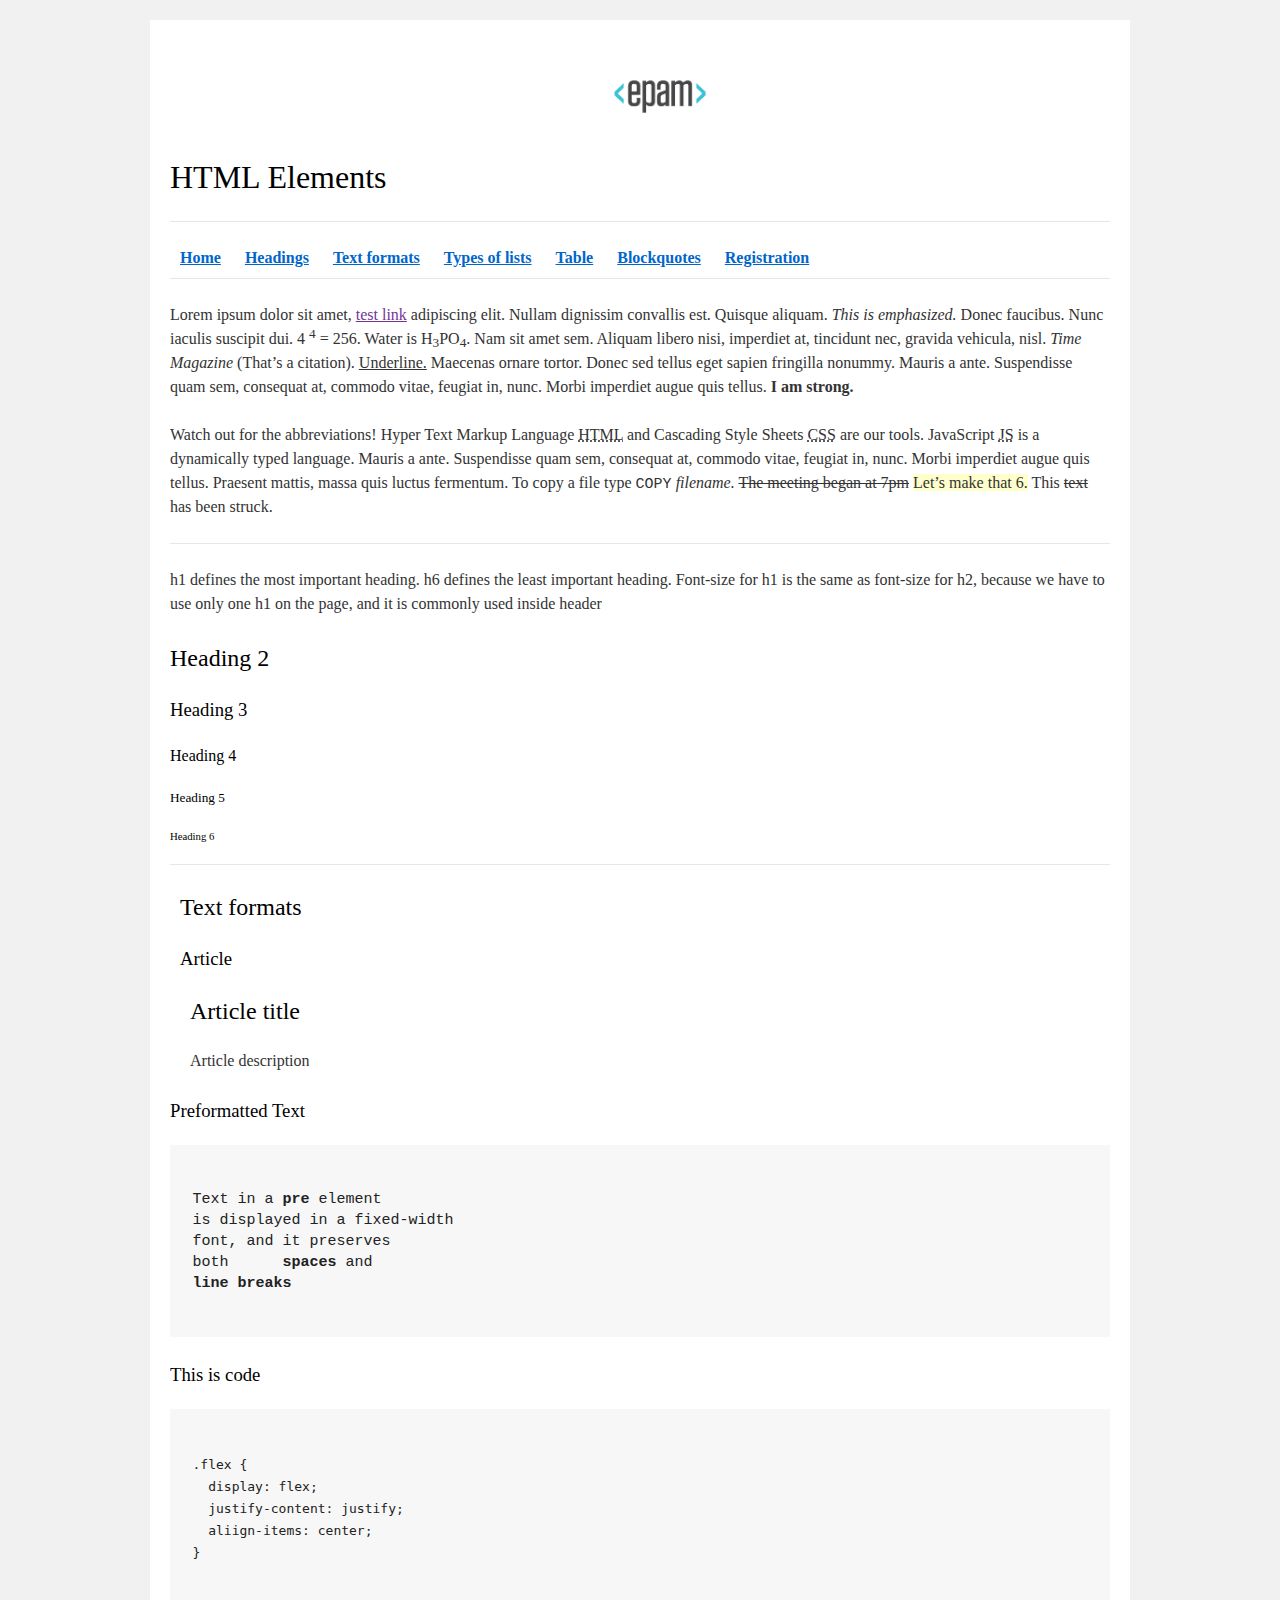
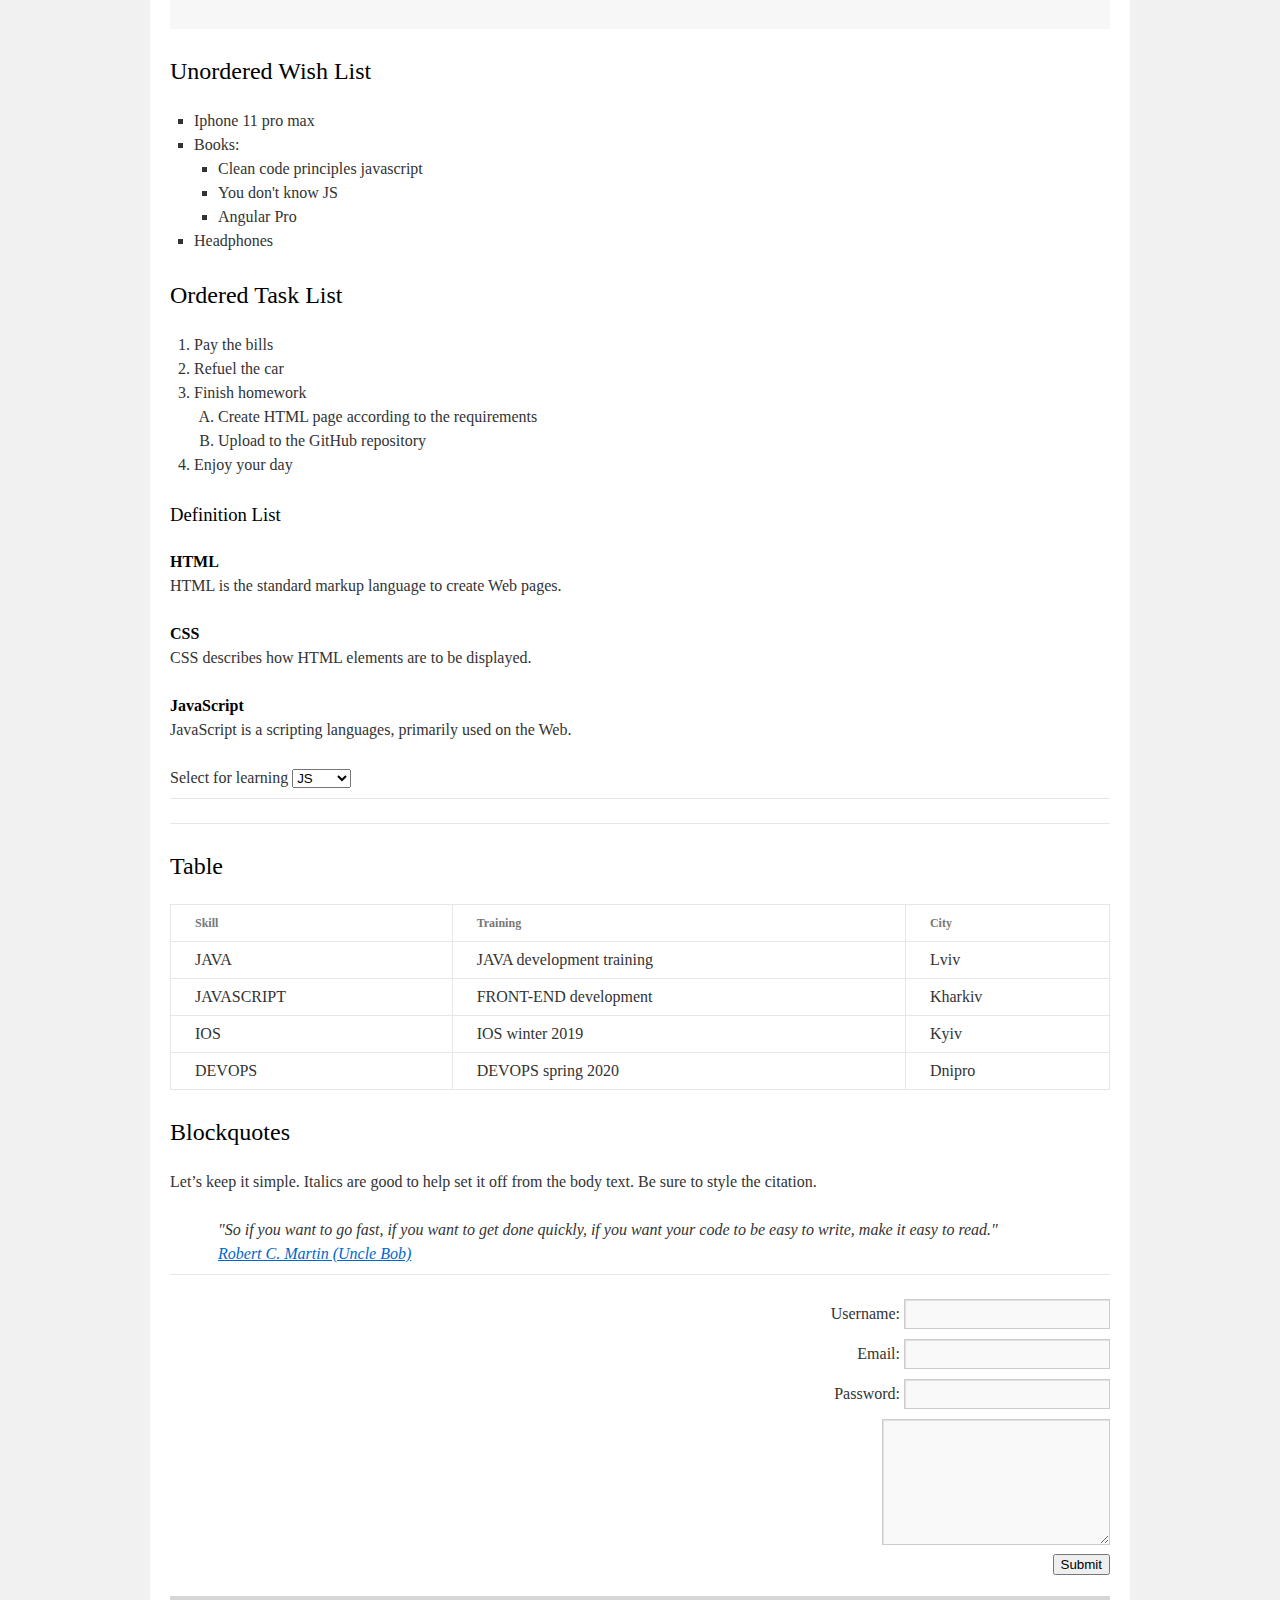
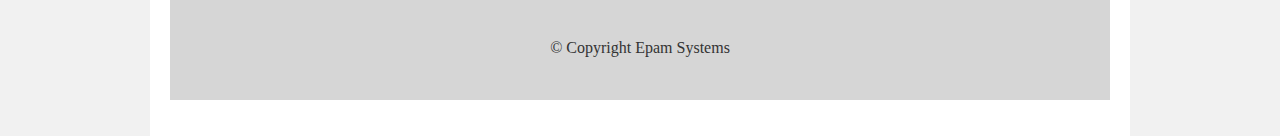
<file: FL12_HW1/homework/index.html>
<!DOCTYPE html>
<html lang="en">

<head>
  <meta charset="utf-8">
  <title>HTML Basics</title>
  <link rel="stylesheet" href="style.css">
</head>

<body>
  <div id="wrapper">
    <div id="main">
      <div id="container">
        <div id="content" role="main">
          <header>
            <img id="Home" src="logo.png" alt="Epam-logo">
           <h1>HTML Elements</h1>
           <hr>
           <nav>
              <a href="#Home"><b>Home</b></a>
              <a href="#Headings"><b>Headings</b></a>
              <a href="#Textformats"><b>Text formats</b></a>
              <a href="#Typesoflists"><b>Types of lists</b></a>
              <a href="#Table"><b>Table</b></a>
              <a href="#Blockquotes"><b>Blockquotes</b></a>
              <a href="#Registration"><b>Registration</b></a>
           </nav>
           <hr>
          </header>
          <main>
            <p>
              Lorem ipsum dolor sit amet, <a href="">test link</a> adipiscing elit. Nullam dignissim convallis est. 
              Quisque aliquam. <i>This is emphasized.</i> Donec faucibus. Nunc iaculis suscipit dui. 
              4 <sup>4</sup> = 256. Water is H<sub>3</sub>PO<sub>4</sub>. Nam sit amet sem. Aliquam libero nisi, 
              imperdiet at, tincidunt nec, gravida vehicula, nisl. <cite>Time Magazine</cite> (That’s a citation).
              <u>Underline.</u> Maecenas ornare tortor. Donec sed tellus eget sapien fringilla nonummy. Mauris a ante. 
              Suspendisse quam sem, consequat at, commodo vitae, feugiat in, nunc. Morbi imperdiet augue quis tellus.
              <strong>I am strong.</strong>
            </p>
            <p>
              Watch out for the abbreviations! Hyper Text Markup Language <abbr title="HTML">HTML</abbr> and Cascading
              Style Sheets <abbr title="CSS">CSS</abbr> are our tools. JavaScript <abbr title="JS">JS</abbr>
              is a dynamically typed language. Mauris a ante. Suspendisse quam sem, consequat at, commodo vitae,
              feugiat in, nunc. Morbi imperdiet augue quis tellus.
              Praesent mattis, massa quis luctus fermentum. To copy a file type <kbd>COPY</kbd> <em>filename.</em>
              <del>The meeting began at 7pm</del> <ins>Let’s make that 6.</ins> This <del>text</del> has been struck.
            </p>
          </main>
          <hr>
          <section>
            <p id="Headings">
              h1 defines the most important heading. h6 defines the least important heading.
             Font-size for h1 is the same as font-size for h2, because we have to use only one h1 on the page,
              and it is commonly used inside header
            </p>
            <h2>Heading 2</h2>
            <h3>Heading 3</h3>
            <h4>Heading 4</h4>
            <h5>Heading 5</h5>
            <h6>Heading 6</h6>
          </section>
          <hr>
          <article>
            <h2 id="Textformats">Text formats</h2>
            <h3>Article</h3>
            <article>
              <h2>Article title</h2>
              <p>Article description</p>
            </article>
          </article>
          <section>
            <h3>Preformatted Text</h3>
          </section>
          <pre>

Text in a <b>pre</b> element
is displayed in a fixed-width
font, and it preserves
both      <b>spaces</b> and
<b>line breaks</b>
          </pre>
          <section>
            <h3>This is code</h3>
            <pre>
              <code>
.flex {
  display: flex;
  justify-content: justify;
  aliign-items: center;
}                
              </code>
            </pre>
          </section>
          <section>
            <h2 id="Typesoflists">Unordered Wish List</h2>
            <ul>
              <li>Iphone 11 pro max</li>
              <li>Books:
                <ul>
                  <li>Clean code principles javascript</li>
                  <li>You don't know JS</li>
                  <li>Angular Pro</li>
                </ul>
              </li>
              <li>Headphones</li>
            </ul>
          </section>
          <section>
            <h2>Ordered Task List</h2>
            <ol>
              <li>Pay the bills</li>
              <li>Refuel the car</li>
              <li>Finish homework
                <ol>
                  <li>Create HTML page according to the requirements</li>
                  <li>Upload to the GitHub repository</li>
                </ol>
              </li>
              <li>Enjoy your day</li>
            </ol>
          </section>
          <section>
            <h3>Definition List</h3>
            <dl>
              <dt>HTML</dt>
              <dd>HTML is the standard markup language to create Web pages.</dd>
              <dt>CSS</dt>
              <dd>CSS describes how HTML elements are to be displayed.</dd>
              <dt>JavaScript</dt>
              <dd>JavaScript is a scripting languages, primarily used on the Web.</dd>
            </dl>
            Select for learning
            <select name="select">
              <option value="JS">JS</option>
              <option value="HTML">HTML</option>
              <option value="CSS">CSS</option>
            </select>
          </section>
          <hr><hr>
          <section>
            <h2 id="Table">Table</h2>
            <table>
              <thead>
                <tr>
                  <th>Skill</th>
                  <th>Training</th>
                  <th>City</th>
                </tr>
              </thead>
              <tbody>
                <tr>
                  <td>JAVA</td>
                  <td>JAVA development training</td>
                  <td>Lviv</td>
                </tr>
                <tr>
                  <td>JAVASCRIPT</td>
                  <td>FRONT-END development</td>
                  <td>Kharkiv</td>
                </tr>
                <tr>
                  <td>IOS</td>
                  <td>IOS winter 2019</td>
                  <td>Kyiv</td>
                </tr>
                <tr>
                  <td>DEVOPS</td>
                  <td>DEVOPS spring 2020</td>
                  <td>Dnipro</td>
                </tr>
              </tbody>
            </table>            
          </section>
          <section>
            <h2 id="Blockquotes">Blockquotes</h2>
            <p>Let’s keep it simple. Italics are good to help set it off from the body text.
              Be sure to style the citation.
            </p>
            <blockquote>
              "So if you want to go fast, if you want to get done quickly, if you want your code to be easy to write,
              make it easy to read."<br>
              <a href="https://en.wikipedia.org/wiki/Robert_C._Martin" target="_blank">Robert C. Martin (Uncle Bob)</a>
            </blockquote>
          </section>
          <hr>
          <aside>
            <form action="url" target="_blank">
              <label>
                Username:
                <input name="Username" type="text"><br>
              </label>
              <label>
                Email:
                <input name="email" type="text"><br>
              </label>
              <label>
                Password:
                <input name="password" type="text"><br>
              </label>
              <textarea name="textarea" cols="23" rows="5"></textarea><br>
              <button type="submit">Submit</button>
            </form>
          </aside>
          <footer>
            &copy; Copyright Epam Systems
            </footer>
        </div>
      </div>
    </div>
  </div>
</body>
</html>
</file>
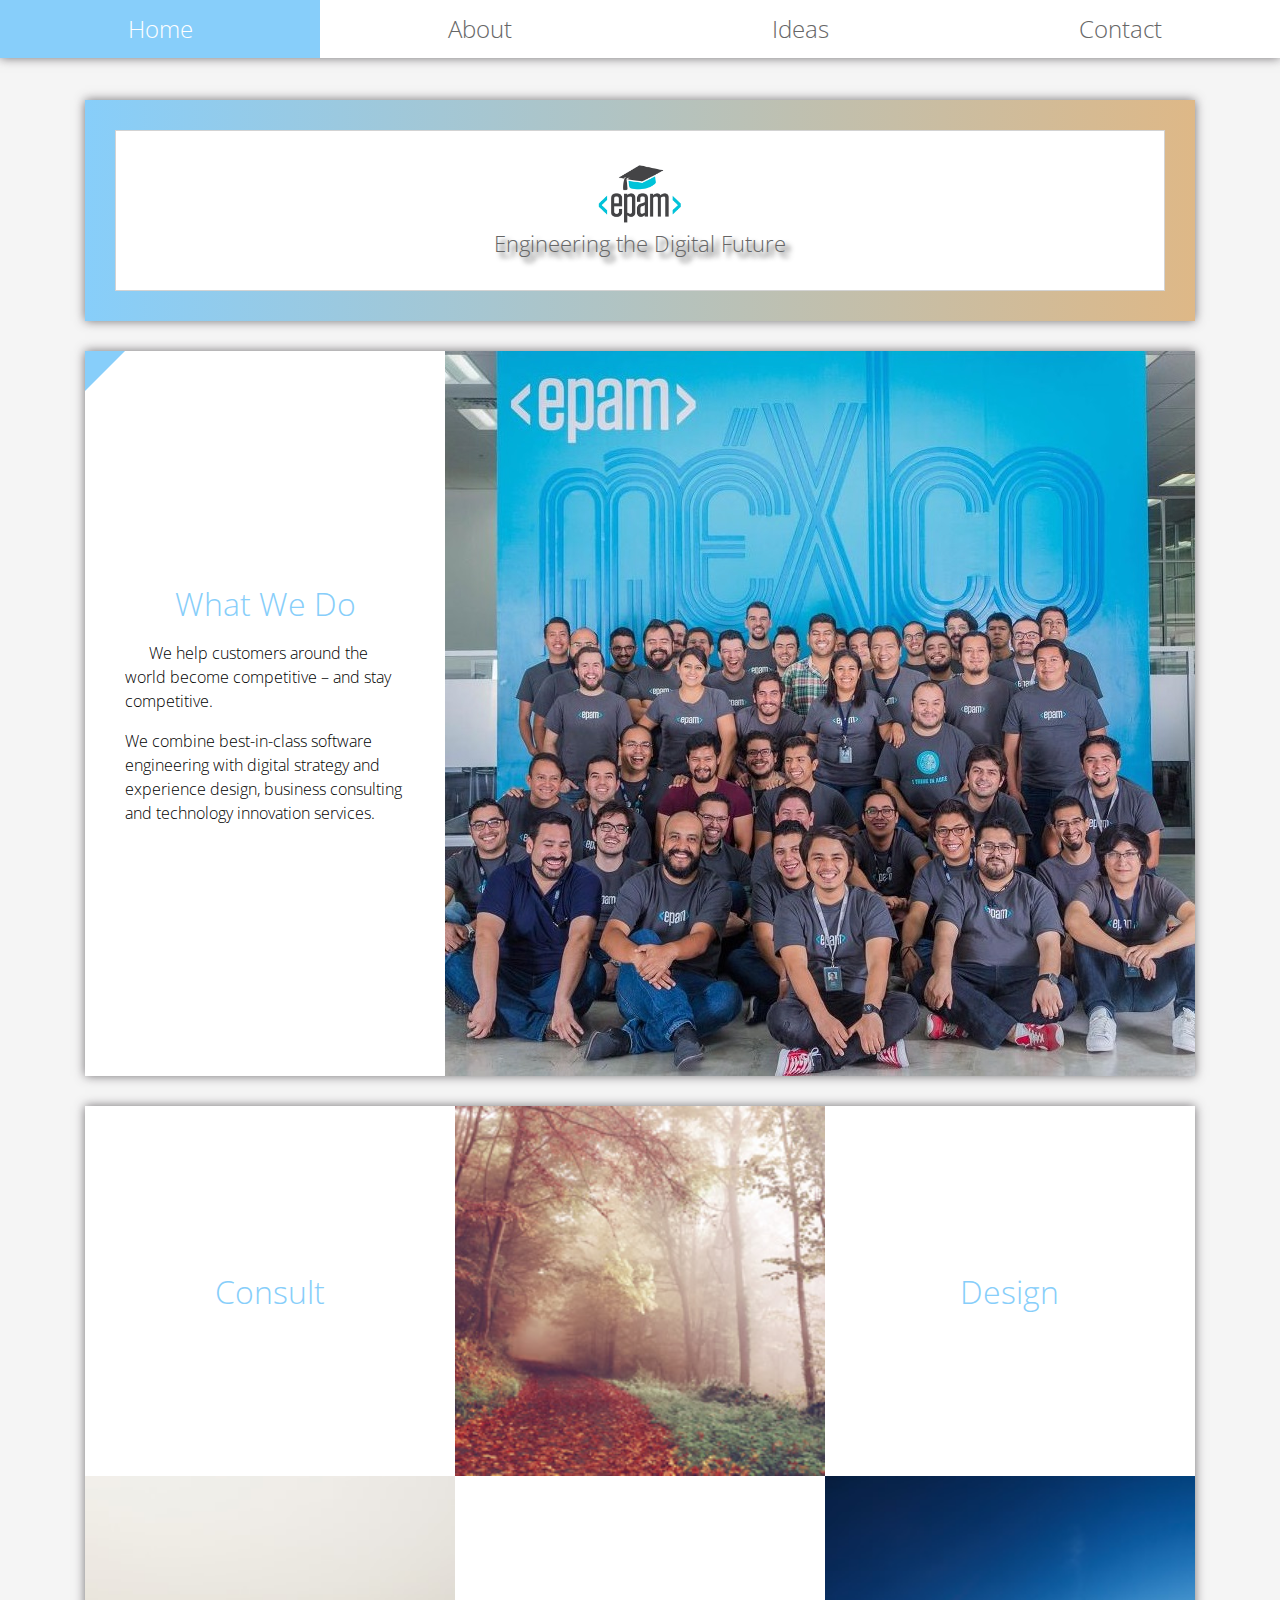
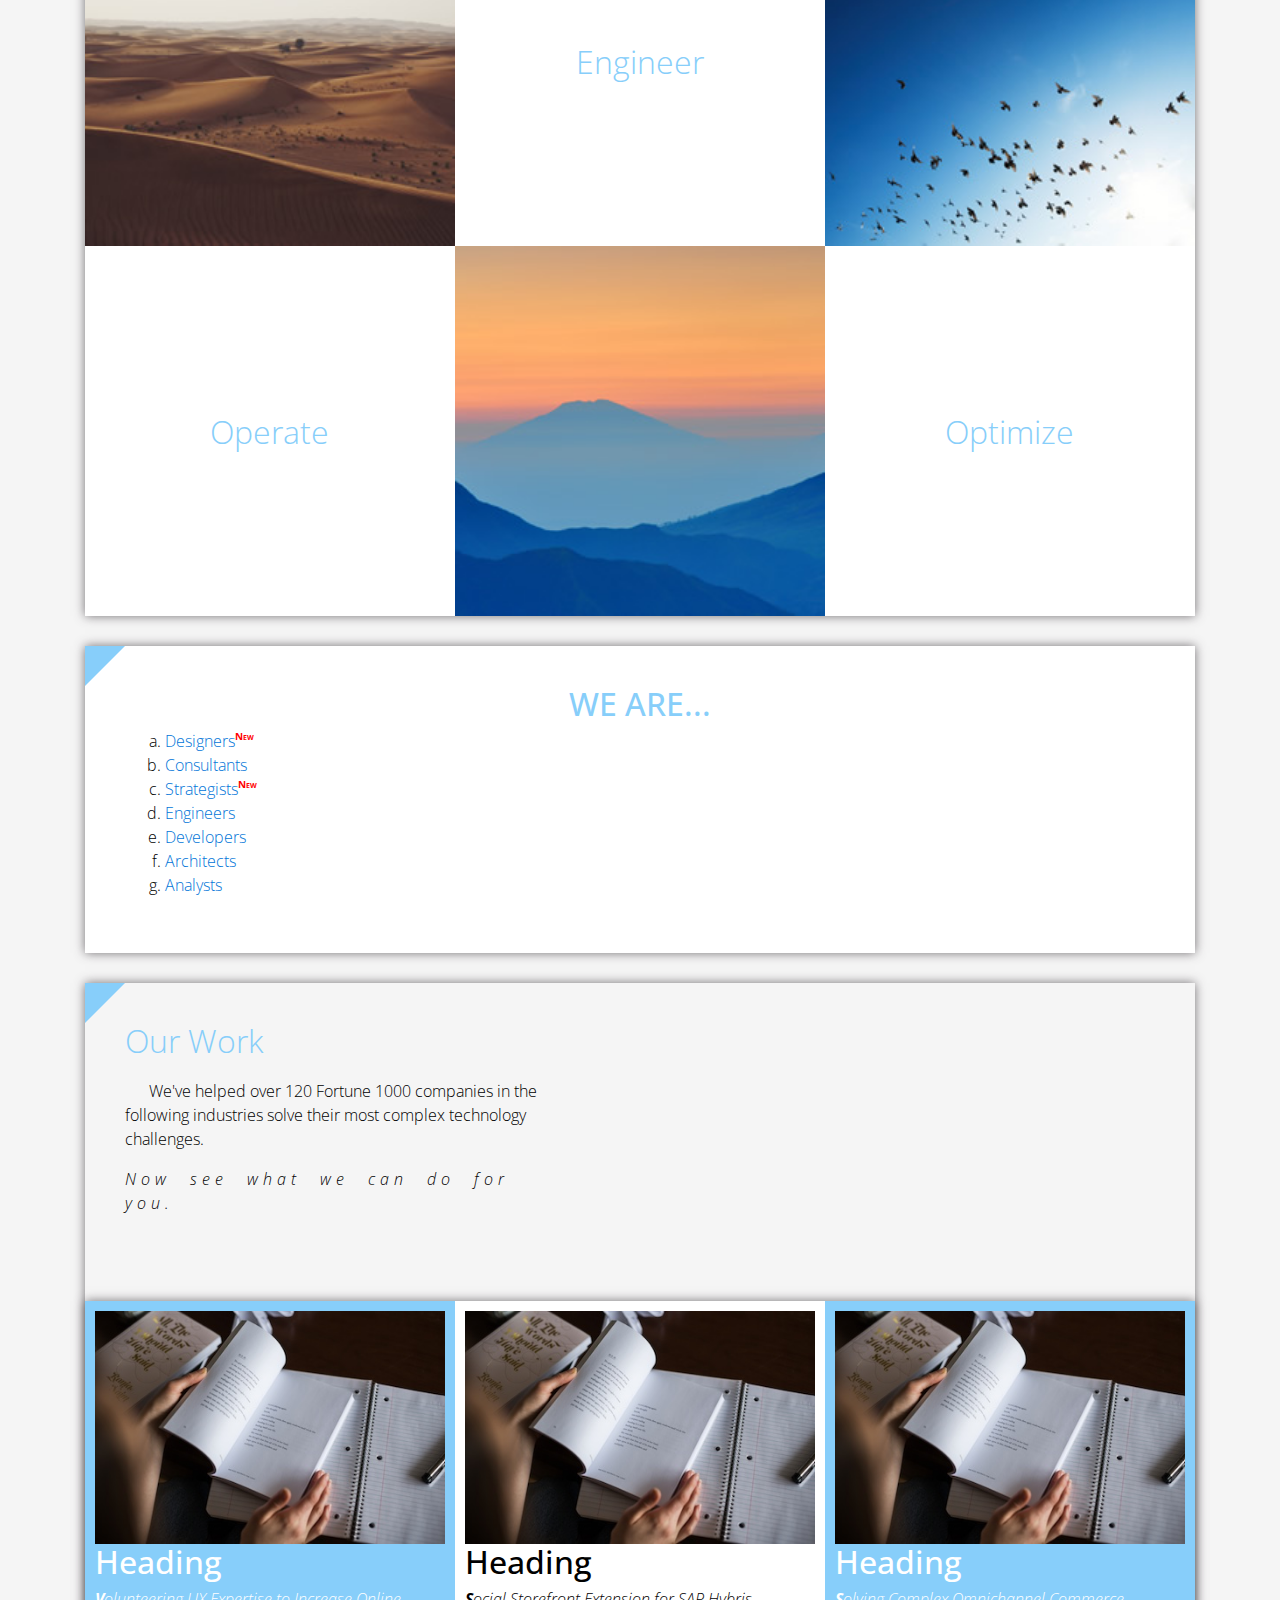
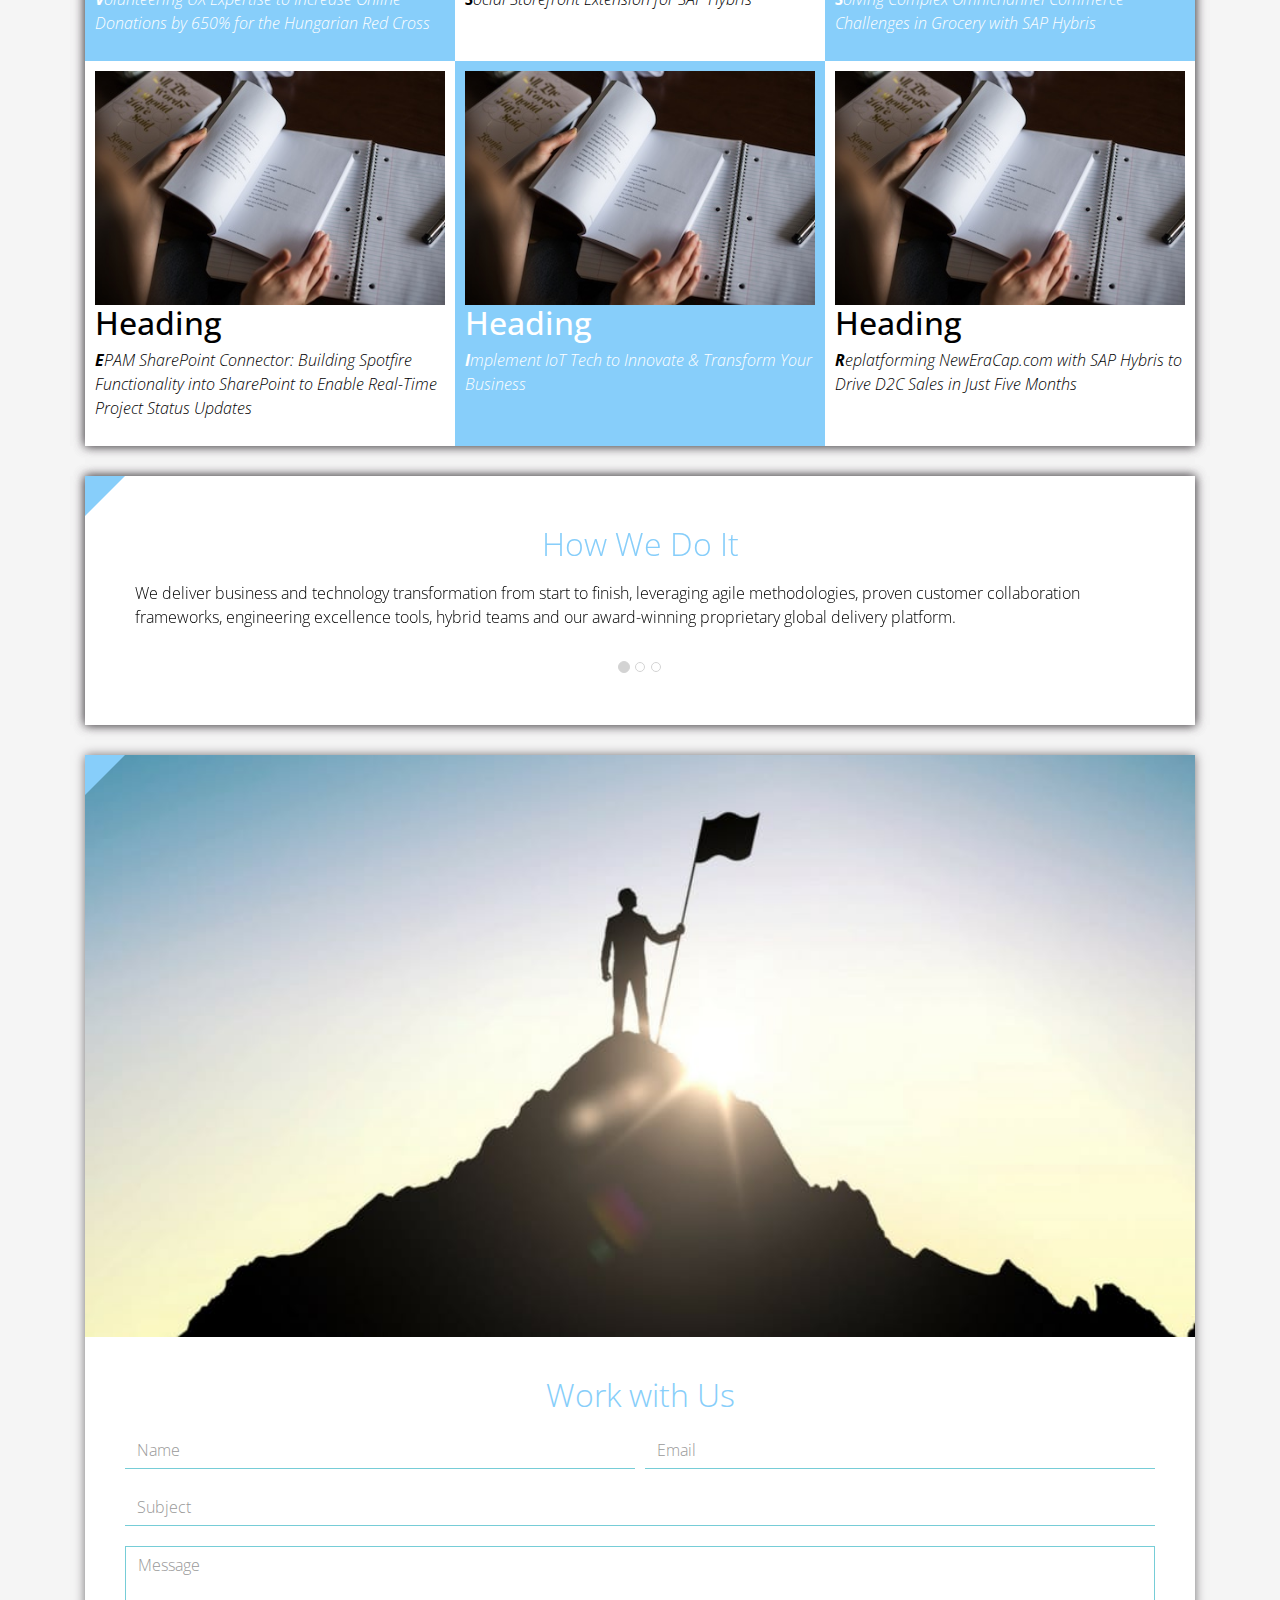
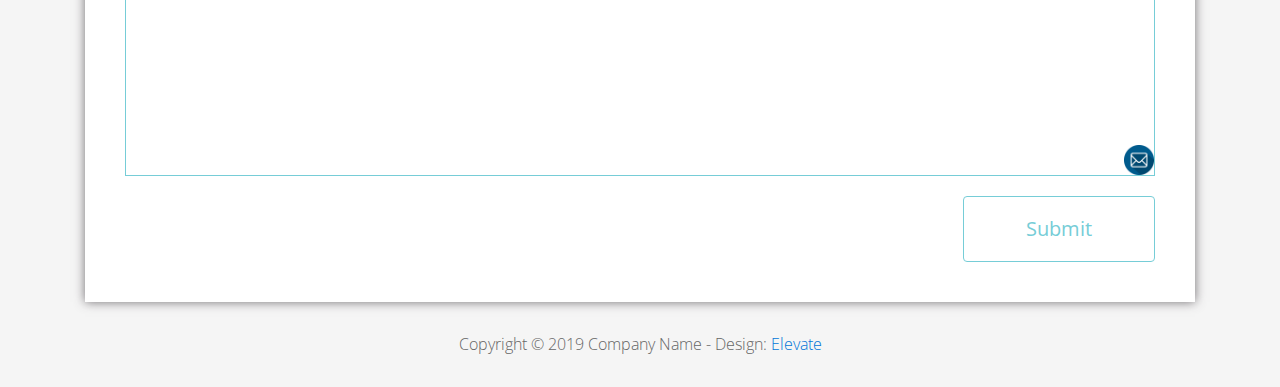
<file: FL12_HW2/homework/index.html>
<!DOCTYPE html>
<html lang="en">
<head>
  <meta charset="utf-8">
  <meta http-equiv="X-UA-Compatible" content="IE=edge">
  <meta name="viewport" content="width=device-width, initial-scale=1">

  <title>CSS Basics HW</title>



  <!-- load stylesheets -->
  <link rel="stylesheet" href="http://fonts.googleapis.com/css?family=Open+Sans:300,400">
  <!-- Google web font "Open Sans" -->
  <link rel="stylesheet" href="css/bootstrap.min.css">
  <!-- Bootstrap style -->
  <link rel="stylesheet" href="css/general.css">
  <link rel="stylesheet" href="css/style.css">
  <!-- Templatemo style -->
</head>

<body>
<div class="container">

  <div class="tm-sidebar">
    <nav class="tm-main-nav">
      <ul>
        <li class="tm-nav-item"><a href="#home" class="tm-nav-item-link">Home</a></li>
        <li class="tm-nav-item"><a href="#about" class="tm-nav-item-link">About</a></li>
        <li class="tm-nav-item"><a href="#ideas" class="tm-nav-item-link">Ideas</a></li>
        <li class="tm-nav-item"><a href="#contact" class="tm-nav-item-link">Contact</a></li>
      </ul>
    </nav>
  </div>

  <div class="tm-main-content">

    <div id="home" class="tm-content-box tm-content-header margin-b-10">
      <div class="tm-banner">
        <div class="tm-banner-inner">
          <img src="img/epam_logo.png" width="100" alt="">
          <p class="tm-banner-text">Engineering the Digital Future</p>
        </div>
      </div>
    </div>

    <section>
      <div class="tm-content-box flex-2-col">

        <div class="padding-medium flex-item tm-team-description-container flex-item">
          <h2 class="tm-section-title">What We Do</h2>
          <p class="tm-section-description">We help customers around the world become competitive – and stay competitive.</p>
          <p class="tm-section-description"> We combine best-in-class software engineering with digital strategy and experience design, business consulting and technology innovation services.</p>
        </div>
        <div class="flex-item tm-team-img">
          <img src="img/epam-mexico.jpg" alt="epam-mexico">
        </div>

      </div>

      <div id="about" class="tm-content-box">

        <ul class="boxes gallery-container">
          <li class="box box-bg">
            <h2 class="tm-section-title tm-section-title-box tm-box-bg-title">Consult</h2>
          </li>
          <li class="box">
            <a href="img/idea-large-01.jpg">
              <img src="img/idea-01.jpg" alt="Image" class="img-fluid thumbnail box-img">
            </a>
          </li>
          <li class="box box-bg">
            <h2 class="tm-section-title tm-section-title-box tm-box-bg-title">Design</h2>
          </li>
          <li class="box">
            <a href="img/idea-large-02.jpg">
              <img src="img/idea-02.jpg" alt="Image" class="img-fluid thumbnail box-img">
            </a>
          </li>
          <li class="box box-bg">
            <h2 class="tm-section-title tm-section-title-box tm-box-bg-title">Engineer</h2>
          </li>
          <li class="box">
            <a href="img/idea-large-03.jpg">
              <img src="img/idea-03.jpg" alt="Image" class="img-fluid thumbnail box-img">
            </a>
          </li>
          <li class="box box-bg">
            <h2 class="tm-section-title tm-section-title-box tm-box-bg-title">Operate</h2>
          </li>
          <li class="box">
            <a href="img/idea-large-04.jpg">
              <img src="img/idea-04.jpg" alt="Image" class="img-fluid thumbnail box-img">
            </a>
          </li>
          <li class="box box-bg">
            <h2 class="tm-section-title tm-section-title-box tm-box-bg-title">Optimize</h2>
          </li>
        </ul>

      </div>

    </section>

    <!-- slider -->
    <section class="heading tm-content-box">
      <div class="padding-medium">
        <h2> WE ARE...</h2>
        <ol>
          <li><a href="index.html" class="text">Designers</a></li>
          <li><a href="index.html">Consultants</a></li>
          <li><a href="#" class="text">Strategists</a></li>
          <li><a href="#">Engineers</a></li>
          <li><a href="#">Developers</a></li>
          <li><a href="#">Architects</a></li>
          <li><a href="#">Analysts</a></li>
        </ol>
      </div>
    </section>

    <section class="blocks">
      <div class="padding-medium flex-item tm-team-description-container">
        <h2 class="tm-section-title">Our Work</h2>
        <p class="tm-section-description">We've helped over 120 Fortune 1000 companies in the following industries solve their most complex technology challenges. </p>
        <p class="tm-section-description"> Now see what we can do for you.</p>
      </div>
      <div class="tm-content-box flex-2-col">
      </div>
      <div  class="tm-content-box">
        <ul class="boxes gallery-container">
          <li class="box box-work">
            <img src="img/study.jpeg" alt="Image" class="img-fluid">
            <div>
              <h2>Heading</h2>
              <p>Volunteering UX Expertise to Increase Online Donations by 650% for the Hungarian Red Cross</p>
            </div>
          </li>
          <li class="box box-work">
            <img src="img/study.jpeg" alt="Image" class="img-fluid">
            <div>
              <h2>Heading</h2>
              <p>Social Storefront Extension for SAP Hybris</p>
            </div>
          </li>
          <li class="box box-work">
            <img src="img/study.jpeg" alt="Image" class="img-fluid">
            <div>
              <h2>Heading</h2>
              <p>Solving Complex Omnichannel Commerce Challenges in Grocery with SAP Hybris</p>
            </div>
          </li>
          <li class="box box-work">
            <img src="img/study.jpeg" alt="Image" class="img-fluid">
            <div>
              <h2>Heading</h2>
              <p>EPAM SharePoint Connector: Building Spotfire Functionality into SharePoint to Enable Real-Time Project Status Updates</p>
            </div>
          </li>
          <li class="box box-work">
            <img src="img/study.jpeg" alt="Image" class="img-fluid">
            <div>
              <h2>Heading</h2>
              <p>Implement IoT Tech to Innovate &amp; Transform Your Business</p>
            </div>
          </li>
          <li class="box box-work">
            <img src="img/study.jpeg" alt="Image" class="img-fluid">
            <div>
              <h2>Heading</h2>
              <p>Replatforming NewEraCap.com with SAP Hybris to Drive D2C Sales in Just Five Months</p>
            </div>
          </li>
        </ul>

      </div>
    </section>

    <section id="ideas">
      <div id="tmCarousel" class="carousel slide tm-content-box" data-ride="carousel">

        <ol class="carousel-indicators">
          <li data-target="#tmCarousel" data-slide-to="0" class="active"></li>
          <li data-target="#tmCarousel" data-slide-to="1" class=""></li>
          <li data-target="#tmCarousel" data-slide-to="2" class=""></li>
        </ol>

        <div class="carousel-inner" role="listbox">

          <div class="carousel-item active">
            <div class="carousel-content">
              <div class="flex-item">
                <h2 class="tm-section-title">How We Do It</h2>
                <p class="tm-section-description carousel-description">We deliver business and technology transformation from start to finish, leveraging agile methodologies, proven customer collaboration frameworks, engineering excellence tools, hybrid teams and our award-winning proprietary global delivery platform.</p>
              </div>
            </div>
          </div>

          <div class="carousel-item">
            <div class="carousel-content">
              <div class="flex-item">
                <h2 class="tm-section-title">Our Clients</h2>
                <p class="tm-section-description carousel-description">Lorem ipsum dolor sit amet,
                  consectetur adipiscing elit. Quisque vel nisi pharetra nibh varius pharetra ac
                  sagittis nisi. Etiam pharetra vestibulum hendrerit. Pellentesque interdum metus
                  sed massa rutrum.</p>
              </div>
            </div>
          </div>

          <div class="carousel-item">
            <div class="carousel-content">
              <div class="flex-item">
                <h2 class="tm-section-title">Our Projects</h2>
                <p class="tm-section-description carousel-description">Donec ex libero, fringilla
                  vitae purus sit amet, rhoncus pharetra lorem. Pellentesque id sem id lacus
                  ultricies vehicula. Aliquam rutrum mi non. Pellentesque interdum metus sed massa
                  rutrum.</p>
              </div>
            </div>
          </div>

        </div>

      </div>
    </section>

    <section class="tm-content-box">
      <img src="img/contact-us.jpg" alt="Contact image" class="img-fluid img-contact-us">

      <div id="contact" class="padding-medium">
        <h2 class="tm-section-title">Work with Us</h2>
        <form action="#contact" method="get" class="contact-form">

          <div class="form-group col-xs-12 col-sm-12 col-md-6 col-lg-6 form-group-2-col-left">
            <input type="text" id="contact_name" name="contact_name" class="form-control"
                   placeholder="Name" required/>
          </div>
          <div class="form-group col-xs-12 col-sm-12 col-md-6 col-lg-6 form-group-2-col-right mandatory-field">
            <input type="email" id="contact_email" name="contact_email" class="form-control"
                   placeholder="Email" required/>
          </div>
          <div class="form-group">
            <input type="text" id="contact_subject" name="contact_subject" class="form-control"
                   placeholder="Subject" required/>
          </div>
          <div class="form-group">
            <textarea id="contact_message" name="contact_message" class="form-control" rows="9"
                      placeholder="Message" required></textarea>
          </div>

          <button type="submit" class="btn btn-primary submit-btn">Submit</button>

        </form>
      </div>
    </section>

    <footer class="tm-footer">
      <p class="text-xs-center">Copyright &copy; 2019 Company Name

        - Design: <a rel="nofollow" href="http://www.templatemo.com/tm-481-elevate"
                     target="_parent">Elevate</a></p>
    </footer>

  </div>

</div>

</body>
</html>
</file>
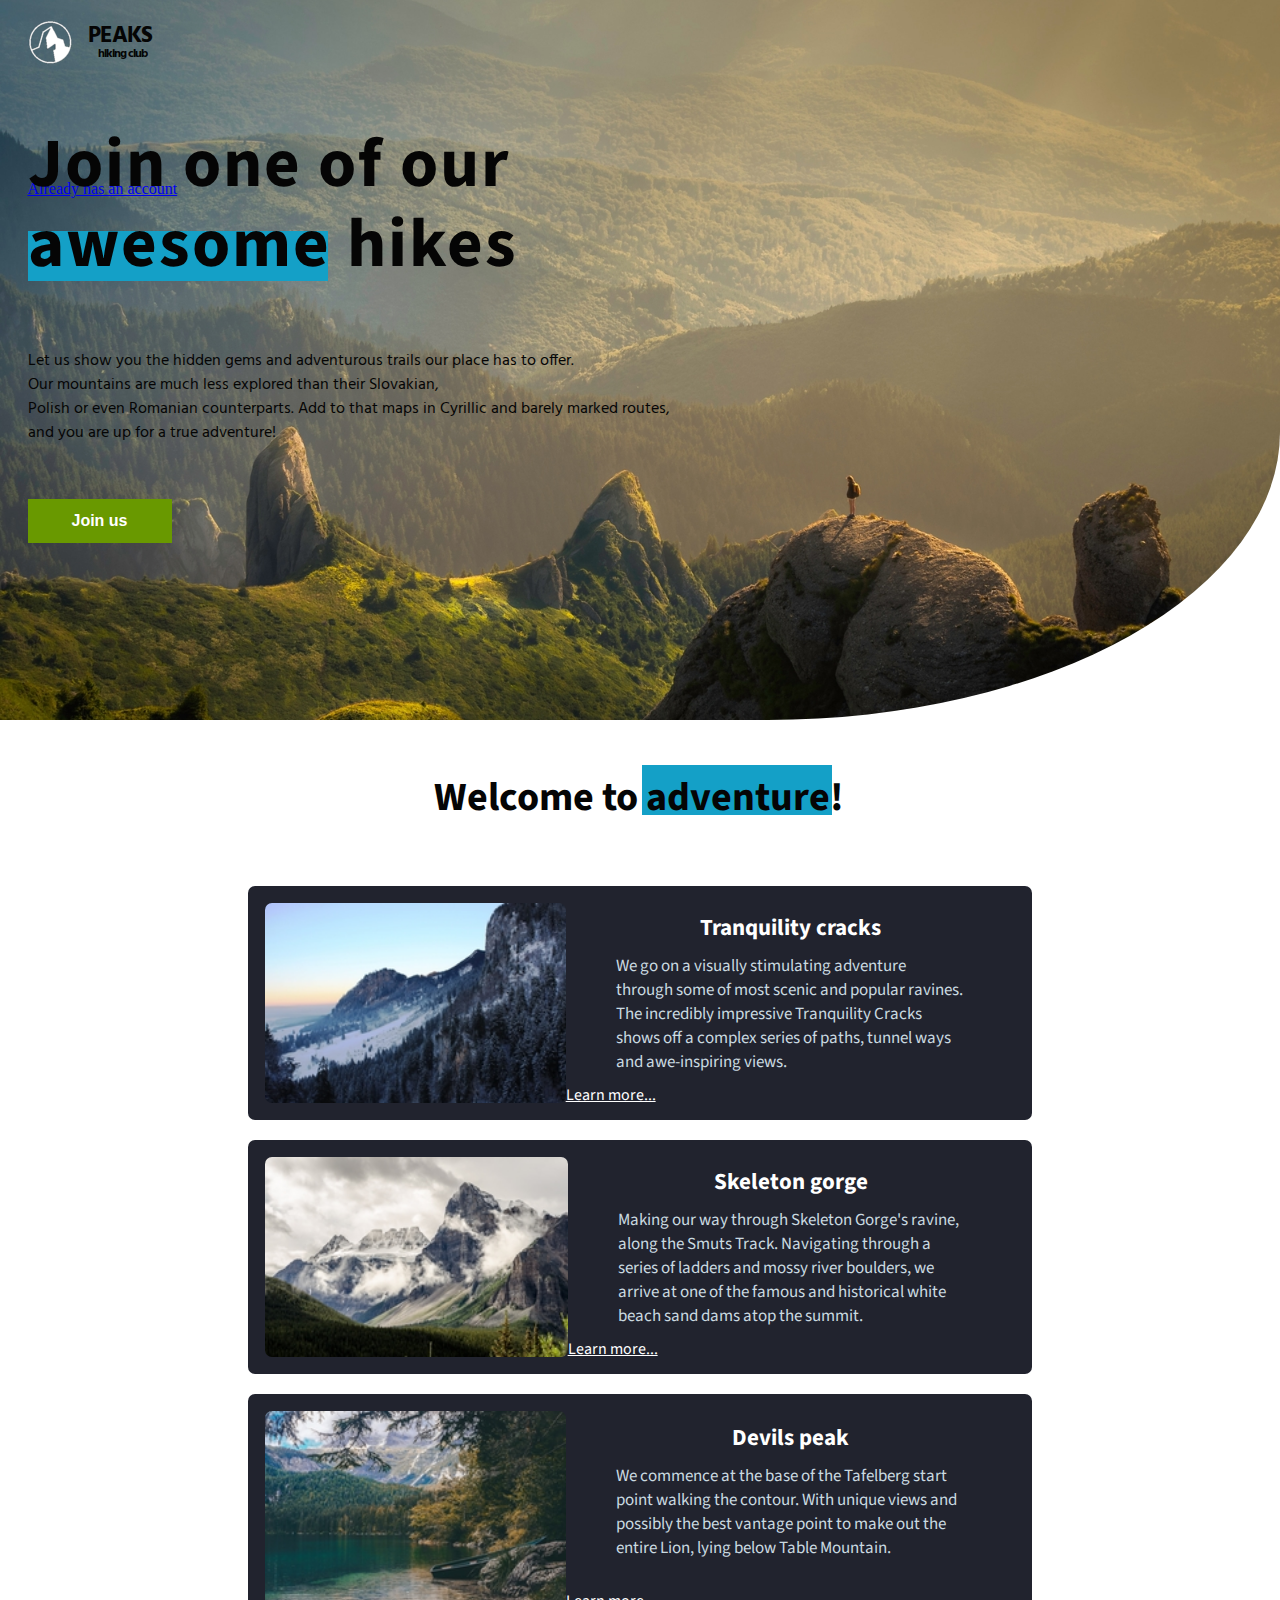
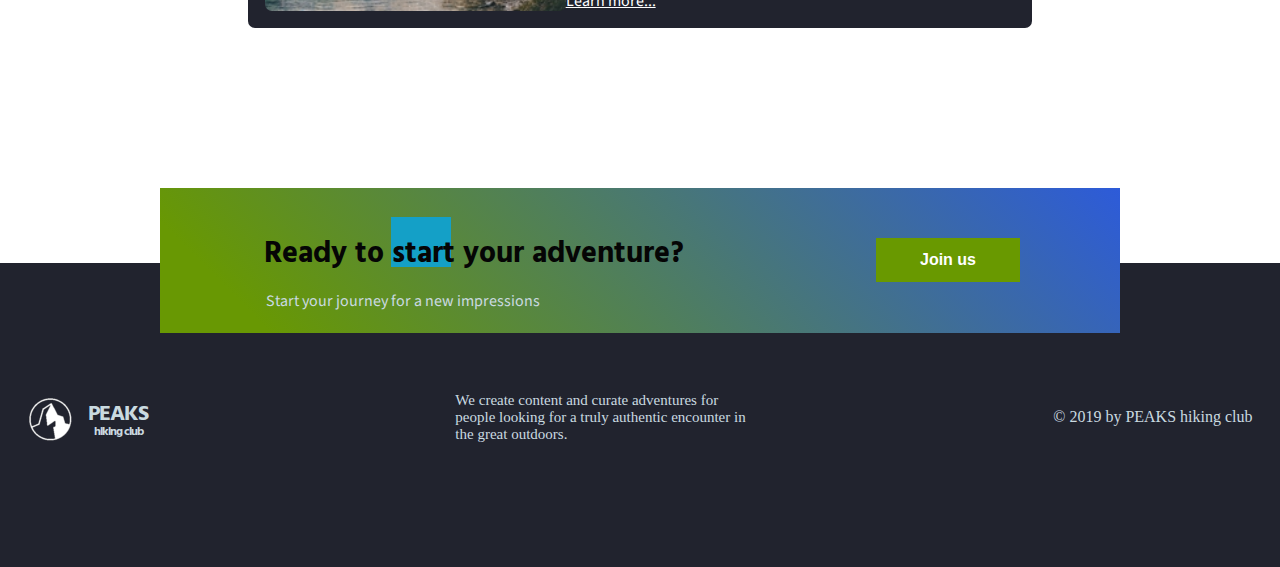
<file: FL12_HW3/homework/index.html>
<!DOCTYPE html>
<html lang="en">

<head>
    <meta charset="UTF-8">
    <meta name="viewport" content="width=device-width, initial-scale=1.0">
    <meta http-equiv="X-UA-Compatible" content="ie=edge">
    <link href="https://fonts.googleapis.com/css?family=Hind:400,600%7CSource+Sans+Pro:400,600,700%7CFresca"
          rel="stylesheet"/>

    <!-- Styles should be switched here: -->

    <link rel="stylesheet" type="text/css" href="css/style1.css">
    <!--     <link rel="stylesheet" type="text/css" href="css/style2.css">-->

    <title>PEAKS hiking club</title>
</head>

<body>
<header class="header">
    <div class="header-wrap">
        <div class="landing-logo">
            <img src="img/m-logo.png" alt="logo"/>
            <p>PEAKS<span>hiking club</span></p>
        </div>
        <p class="header_heading">
            Join one of our awesome hikes
        </p>
        <p class="header_text">
            Let us show you the hidden gems and adventurous trails our place has to offer.
            Our mountains are much less explored than their Slovakian,
            Polish or even Romanian counterparts. Add to that maps in Cyrillic and barely marked routes,
            and you are up for a true adventure!
        </p>
        <div>
            <button class="header_button">Join us</button>
            <a href="#" class="login">Already has an account</a>
        </div>
    </div>
</header>
<main class="section">
    <p class="section_text">
        Welcome to adventure!
    </p>
    <div class="section_card_wrap">
        <div class="section_card">
            <img class="section_card_img"
                 src="img/m-1.jpg"
                 alt="experts"/>
            <div class="section_card_right_container">
                <p class="section_card_heading">
                    Tranquility cracks
                </p>
                <p class="section_card_text">
                    We go on a visually stimulating adventure through some of most scenic and popular ravines.
                    The incredibly impressive Tranquility Cracks shows off a complex series of paths, tunnel ways and
                    awe-inspiring views.
                </p>
                <a href="#" class="section_link">Learn more...</a>
            </div>
        </div>
        <div class="section_card">
            <img class="section_card_img"
                 src="img/m-2.jpg"
                 alt="content formats"/>
            <div class="section_card_right_container">
                <p class="section_card_heading">
                    Skeleton gorge
                </p>
                <p class="section_card_text">
                    Making our way through Skeleton Gorge's ravine, along the Smuts Track.
                    Navigating through a series of ladders and mossy river boulders, we arrive at one of the famous and
                    historical white beach sand dams atop the summit.
                </p>
                <a href="#" class="section_link">Learn more...</a>
            </div>
        </div>
        <div class="section_card">
            <img class="section_card_img"
                 src="img/m-3.jpg"
                 alt="certificate"/>
            <div class="section_card_right_container">
                <p class="section_card_heading">
                    Devils peak
                </p>
                <p class="section_card_text">
                    We commence at the base of the Tafelberg start point walking the contour.
                    With unique views and possibly the best vantage point to make out the entire Lion, lying below Table
                    Mountain.
                </p>
                <a href="#" class="section_link">Learn more...</a>
            </div>
        </div>
    </div>
    <div class="section_banner">
        <div class="section_banner_text_wrap">
            <p class="section_banner_heading">
                Ready to start your adventure?
            </p>
            <p class="section_banner_text">
                Start your journey for a new impressions
            </p>
        </div>
        <button class="section_banner_button">Join us</button>
    </div>
</main>
<footer class="footer">
    <div class="footer-wrap">
        <div class="footer_logo landing-logo">
            <img src="img/m-logo.png" alt="logo"/>
            <p>PEAKS<span>hiking club</span></p>
        </div>
        <p class="footer_text">
            We create content and curate adventures for people looking for a truly authentic encounter in the great
            outdoors.
        </p>
        <span class="footer-cr">
          &copy; 2019 by PEAKS hiking club
        </span>
    </div>
</footer>
</body>

</html>
</file>
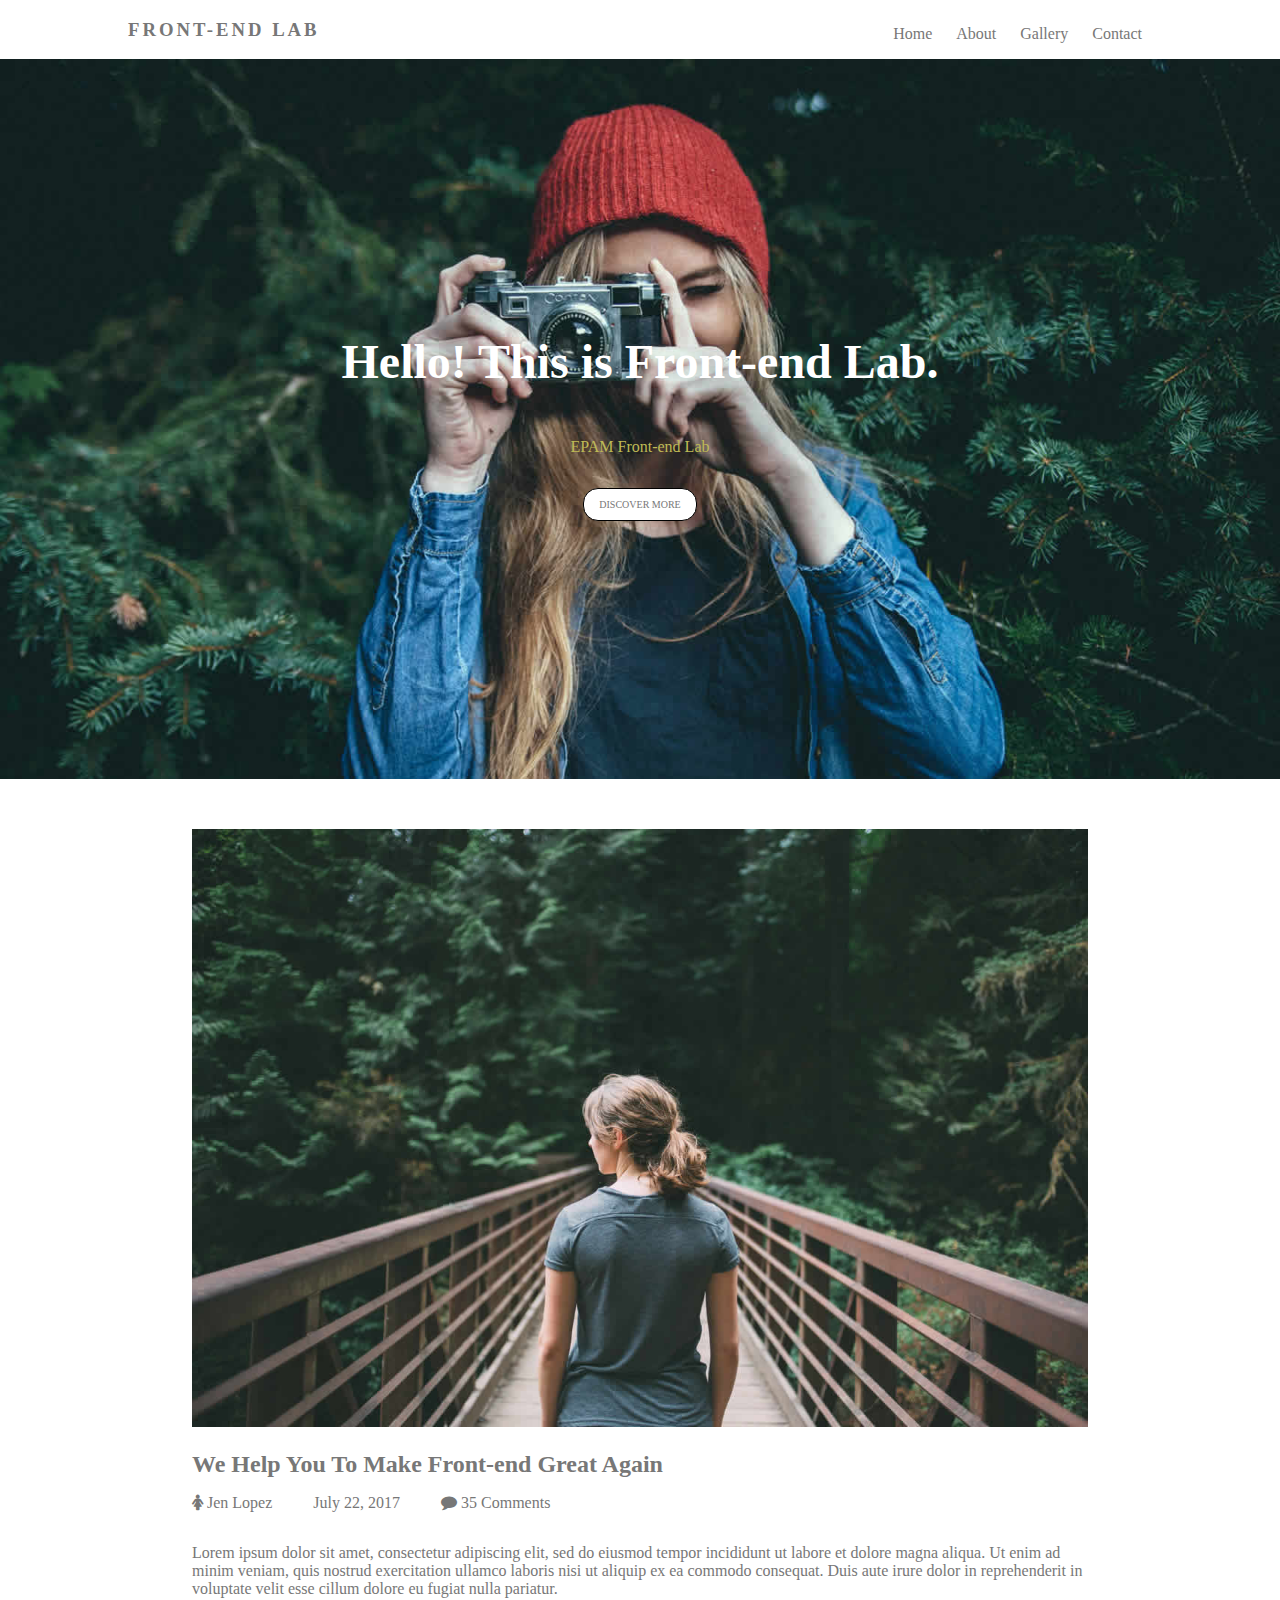
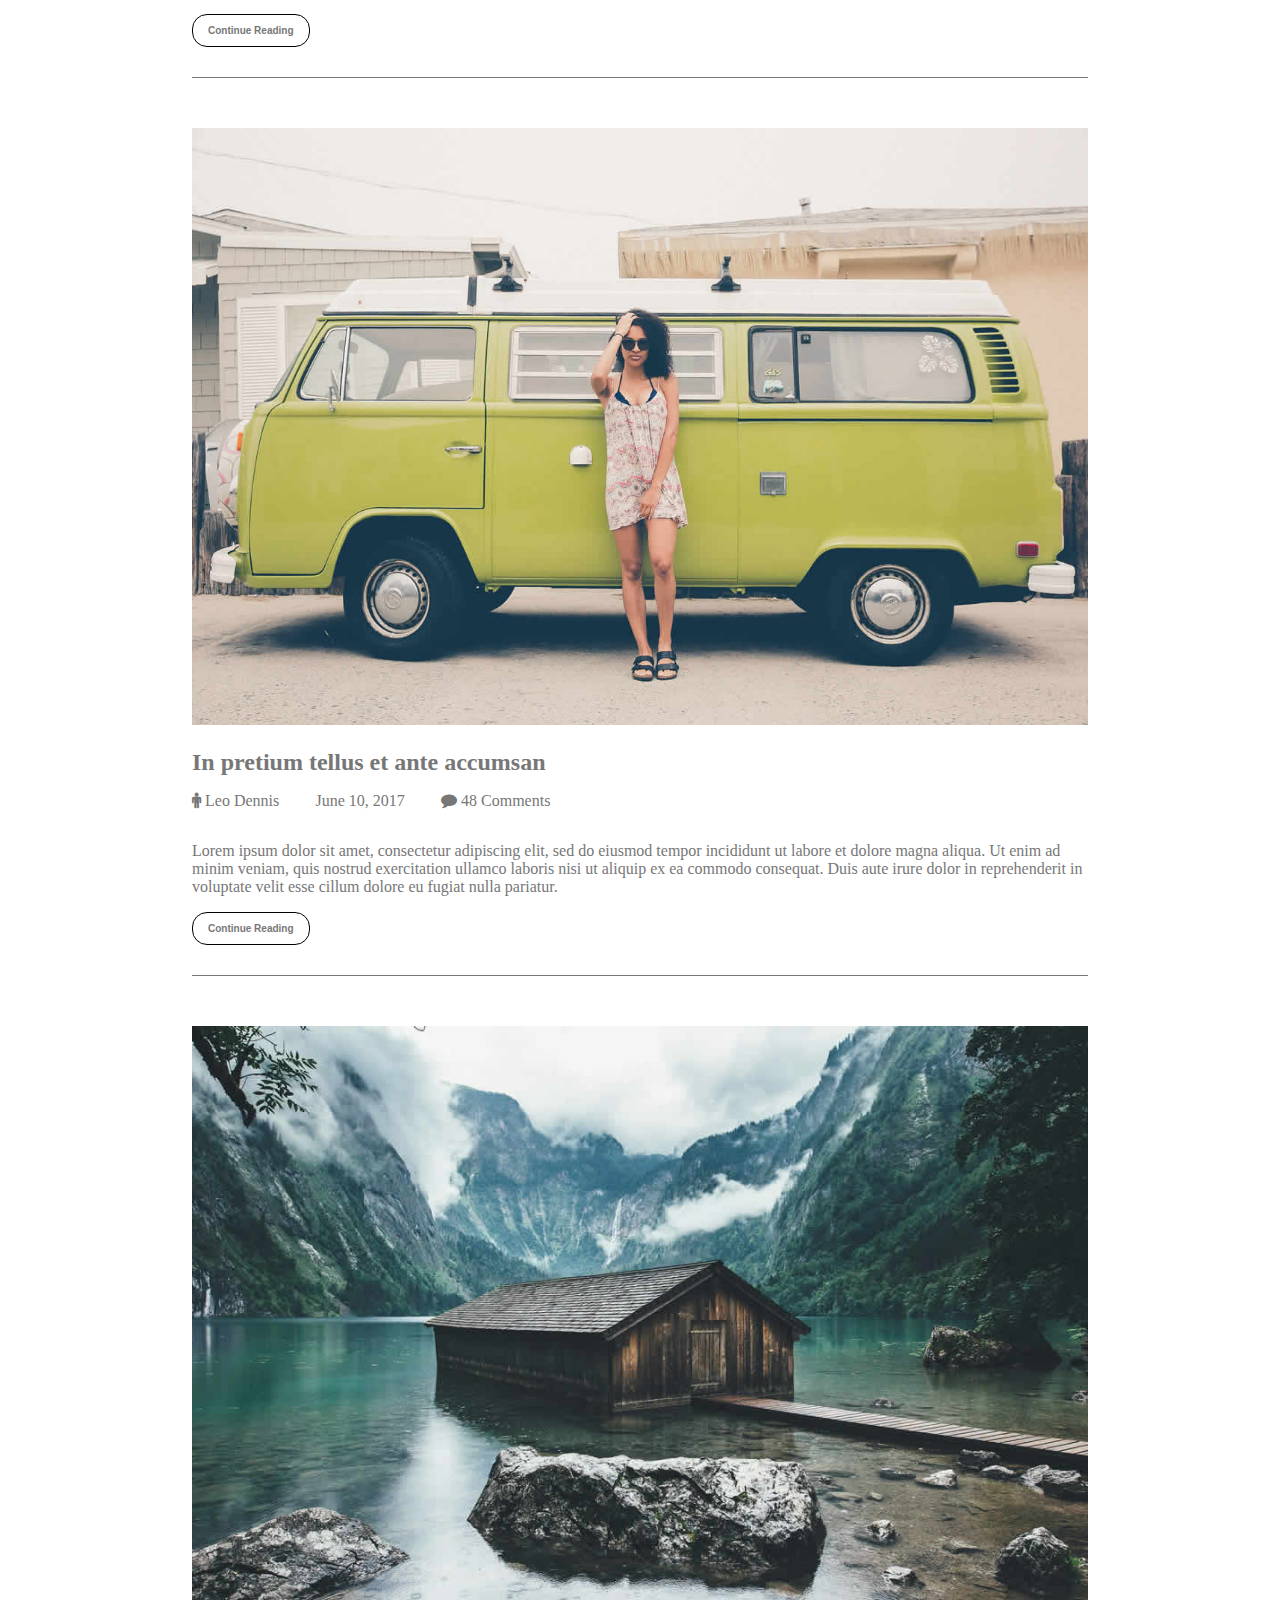
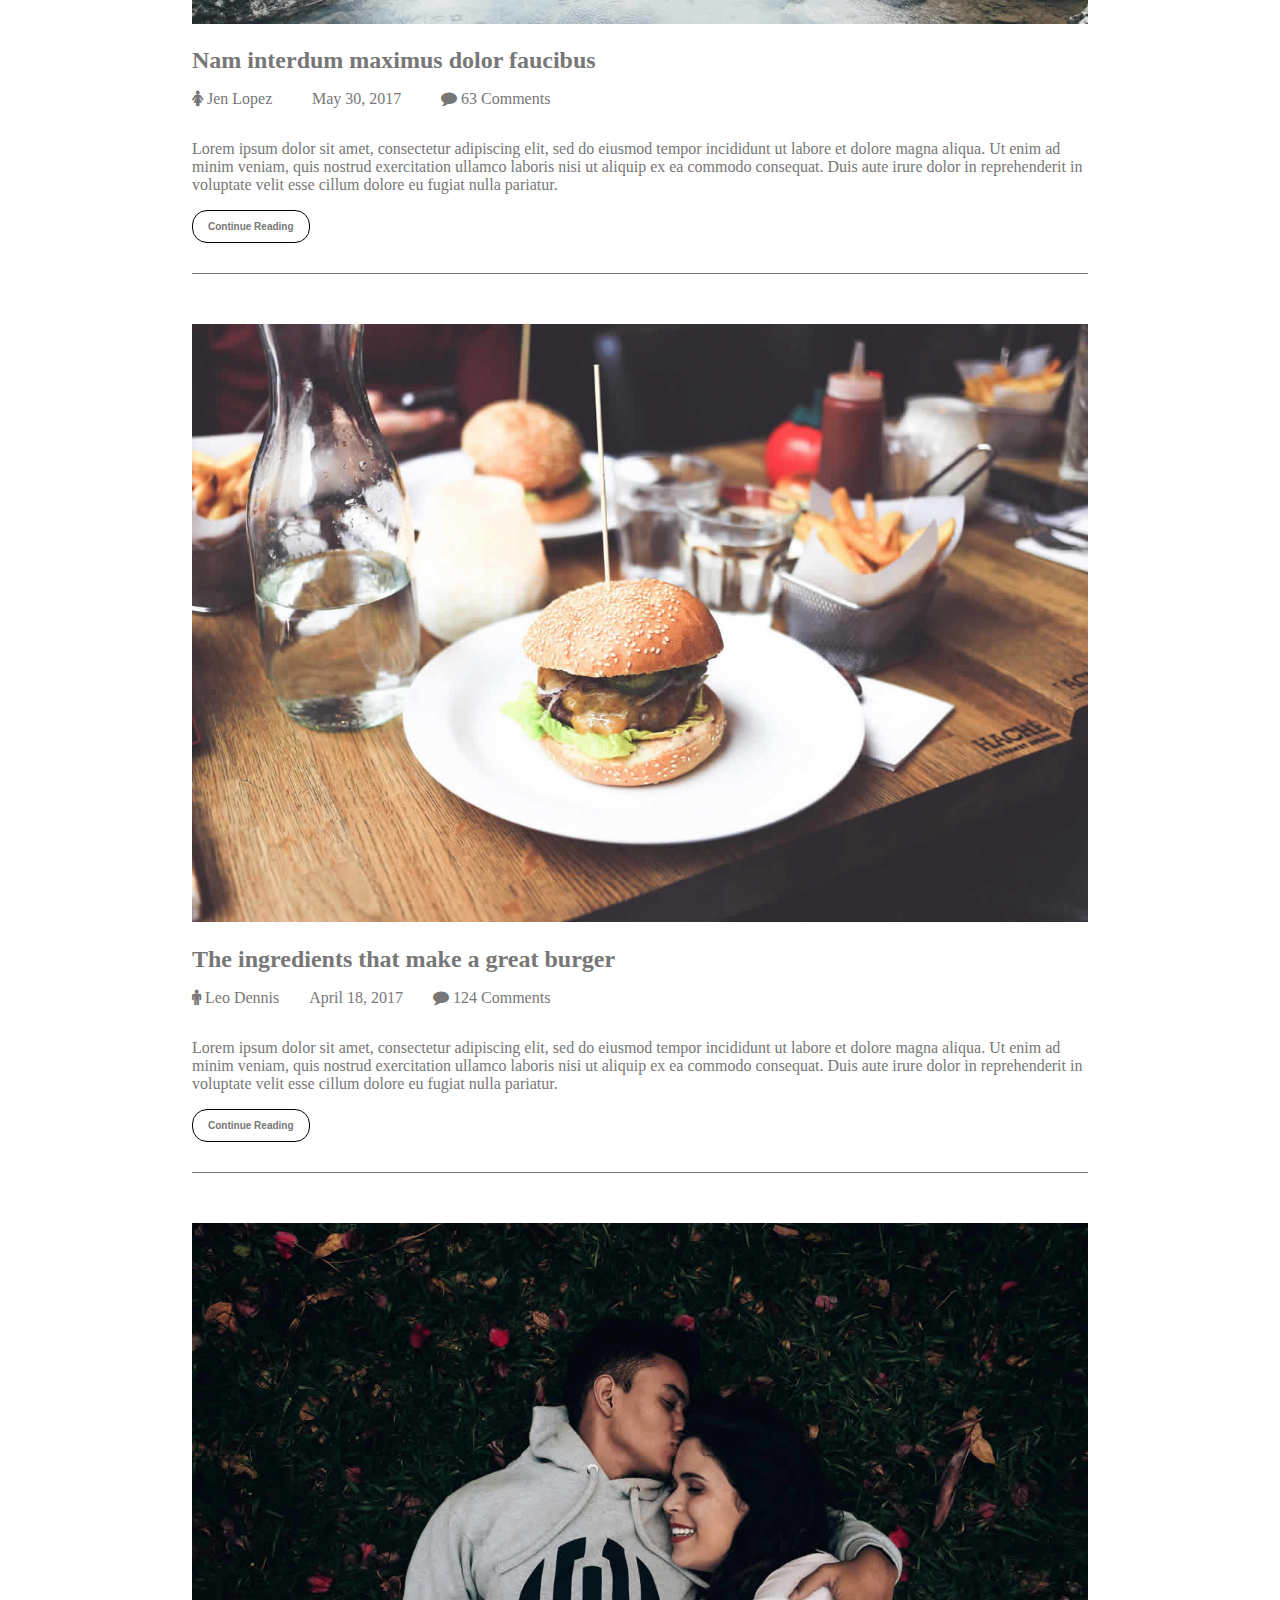
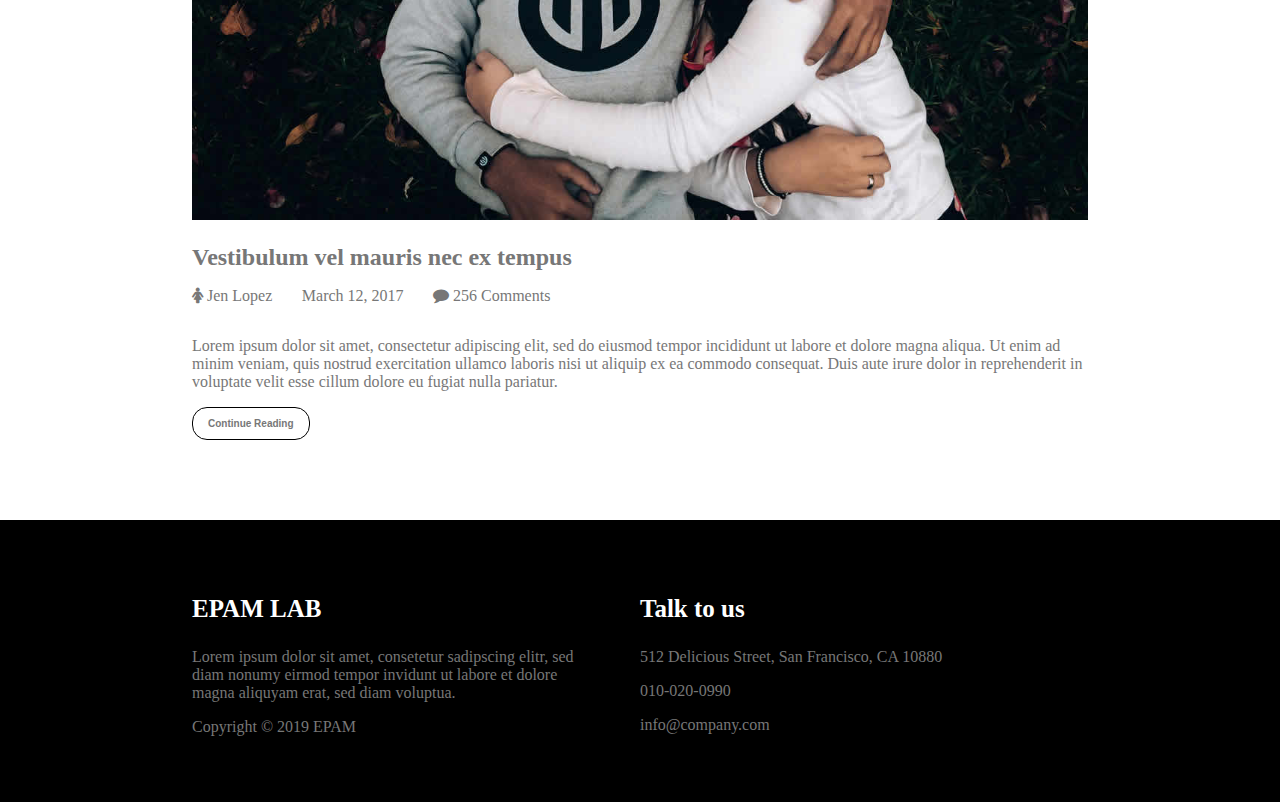
<file: FL12_HW4/homework/index.html>
<!DOCTYPE html>
<html lang="zxx">
<head>
    <meta charset="UTF-8">
    <meta name="viewport" content="width=device-width, initial-scale=1.0">
    <meta http-equiv="X-UA-Compatible" content="ie=edge">
    <link rel="stylesheet" href="https://cdnjs.cloudflare.com/ajax/libs/font-awesome/4.7.0/css/font-awesome.min.css">
    <link rel="stylesheet" type="text/css" href="css/style.css">
    <title>Document</title>
</head>
<body>
    <header id="header">
        <section id="header-one">
            <h3>Front-end Lab</h3>
            <nav id="header-nav">
            <ul class="header-ul">
                <li class="header-li"><a href="#">Home</a></li>
                <li class="header-li"><a href="#">About</a></li>
                <li class="header-li"><a href="#">Gallery</a></li>
                <li class="header-li"><a href="#">Contact</a></li>
            </ul>
        </nav>  
        </section>
        <section id="header-two">
            <h1>Hello! This is Front-end Lab.</h1>
            <p>EPAM Front-end Lab</p>
            <nav id="header-two-nav">
                <ul class="header-ul2">
                    <li id="header-li2"><a href="#">Discover More</a></li>
                </ul>
            </nav>
        </section>
    </header>
    <main id="main">
        <div id="main-one">
            <section class="main-two">
                <img class="img" src="img/blog-image1.jpg" alt="blog-image1">
                <h2>We Help You To Make Front-end Great Again</h2>
                <div class="main-two-legend">
                    <i class="fa fa-female"> Jen Lopez</i>
                    <p>July 22, 2017</p>
                    <p><i class="fa fa-comment"></i> 35 Comments</p>
                </div>
                <p>
                    Lorem ipsum dolor sit amet, consectetur adipiscing elit, sed do eiusmod tempor incididunt
                    ut labore et dolore magna aliqua. Ut enim ad minim veniam, quis nostrud exercitation ullamco
                    laboris nisi ut aliquip ex ea commodo consequat. Duis aute irure dolor in reprehenderit in
                    voluptate velit esse cillum dolore eu fugiat nulla pariatur.
                </p>
                <button class="button">Continue Reading</button>
            </section>
            <div class="main-two">
                <img class="img" src="img/blog-image2.jpg" alt="blog-image2">
                <h2>In pretium tellus et ante accumsan</h2>
                <div class="main-two-legend">
                    <i class="fa fa-male"> Leo Dennis</i>
                    <p>June 10, 2017</p>
                    <p><i class="fa fa-comment"></i> 48 Comments</p>
                </div>
                <p>
                    Lorem ipsum dolor sit amet, consectetur adipiscing elit, sed do eiusmod tempor incididunt
                    ut labore et dolore magna aliqua. Ut enim ad minim veniam, quis nostrud exercitation ullamco
                    laboris nisi ut aliquip ex ea commodo consequat. Duis aute irure dolor in reprehenderit in
                    voluptate velit esse cillum dolore eu fugiat nulla pariatur.
                </p>
                <button class="button">Continue Reading</button>
            </div>
            <div class="main-two">
                <img class="img" src="img/blog-image3.jpg" alt="blog-image3">
                <h2>Nam interdum maximus dolor faucibus</h2>
                <div class="main-two-legend">
                    <i class="fa fa-female"> Jen Lopez</i>
                    <p>May 30, 2017</p>
                    <p><i class="fa fa-comment"></i> 63 Comments</p>
                </div>
                <p>
                    Lorem ipsum dolor sit amet, consectetur adipiscing elit, sed do eiusmod tempor incididunt
                    ut labore et dolore magna aliqua. Ut enim ad minim veniam, quis nostrud exercitation ullamco
                    laboris nisi ut aliquip ex ea commodo consequat. Duis aute irure dolor in reprehenderit in
                    voluptate velit esse cillum dolore eu fugiat nulla pariatur.
                </p>
                <button class="button">Continue Reading</button>
            </div>
            <div class="main-two">
                <img class="img" src="img/blog-image4.jpg" alt="blog-image4">
                <h2>The ingredients that make a great burger</h2>
                <div class="main-two-legend">
                    <i class="fa fa-male"> Leo Dennis</i>
                    <p>April 18, 2017</p>
                    <p><i class="fa fa-comment"></i> 124 Comments</p>
                </div>
                <p>
                    Lorem ipsum dolor sit amet, consectetur adipiscing elit, sed do eiusmod tempor incididunt
                    ut labore et dolore magna aliqua. Ut enim ad minim veniam, quis nostrud exercitation ullamco
                    laboris nisi ut aliquip ex ea commodo consequat. Duis aute irure dolor in reprehenderit in
                    voluptate velit esse cillum dolore eu fugiat nulla pariatur.
                </p>
                <button class="button">Continue Reading</button>
            </div>
            <div class="main-two">
                <img class="img" src="img/blog-image5.jpg" alt="blog-image5">
                <h2>Vestibulum vel mauris nec ex tempus</h2>
                <div class="main-two-legend">
                    <i class="fa fa-female"> Jen Lopez</i>
                    <p>March 12, 2017</p>
                    <p><i class="fa fa-comment"></i> 256 Comments</p>
                </div>
                <p>
                    Lorem ipsum dolor sit amet, consectetur adipiscing elit, sed do eiusmod tempor incididunt
                    ut labore et dolore magna aliqua. Ut enim ad minim veniam, quis nostrud exercitation ullamco
                    laboris nisi ut aliquip ex ea commodo consequat. Duis aute irure dolor in reprehenderit in
                    voluptate velit esse cillum dolore eu fugiat nulla pariatur.
                </p>
                <button class="button">Continue Reading</button>
            </div>
        </div>
    </main>
    <footer id="footer">
        <div id="footer-one">
            <div class="footer-two">
                <p>EPAM LAB</p>
                <p>Lorem ipsum dolor sit amet, consetetur sadipscing elitr,
                    sed diam nonumy eirmod tempor invidunt ut labore et dolore magna aliquyam erat,
                    sed diam voluptua.
                </p>
                <p>Copyright © 2019 EPAM</p>
            </div>
            <div class="footer-two">
                <p>Talk to us</p>
                <p>512 Delicious Street, San Francisco, CA 10880</p>
                <p>010-020-0990</p>
                <p>info@company.com</p>
            </div>
        </div>
    </footer>
</body>
</html>
</file>
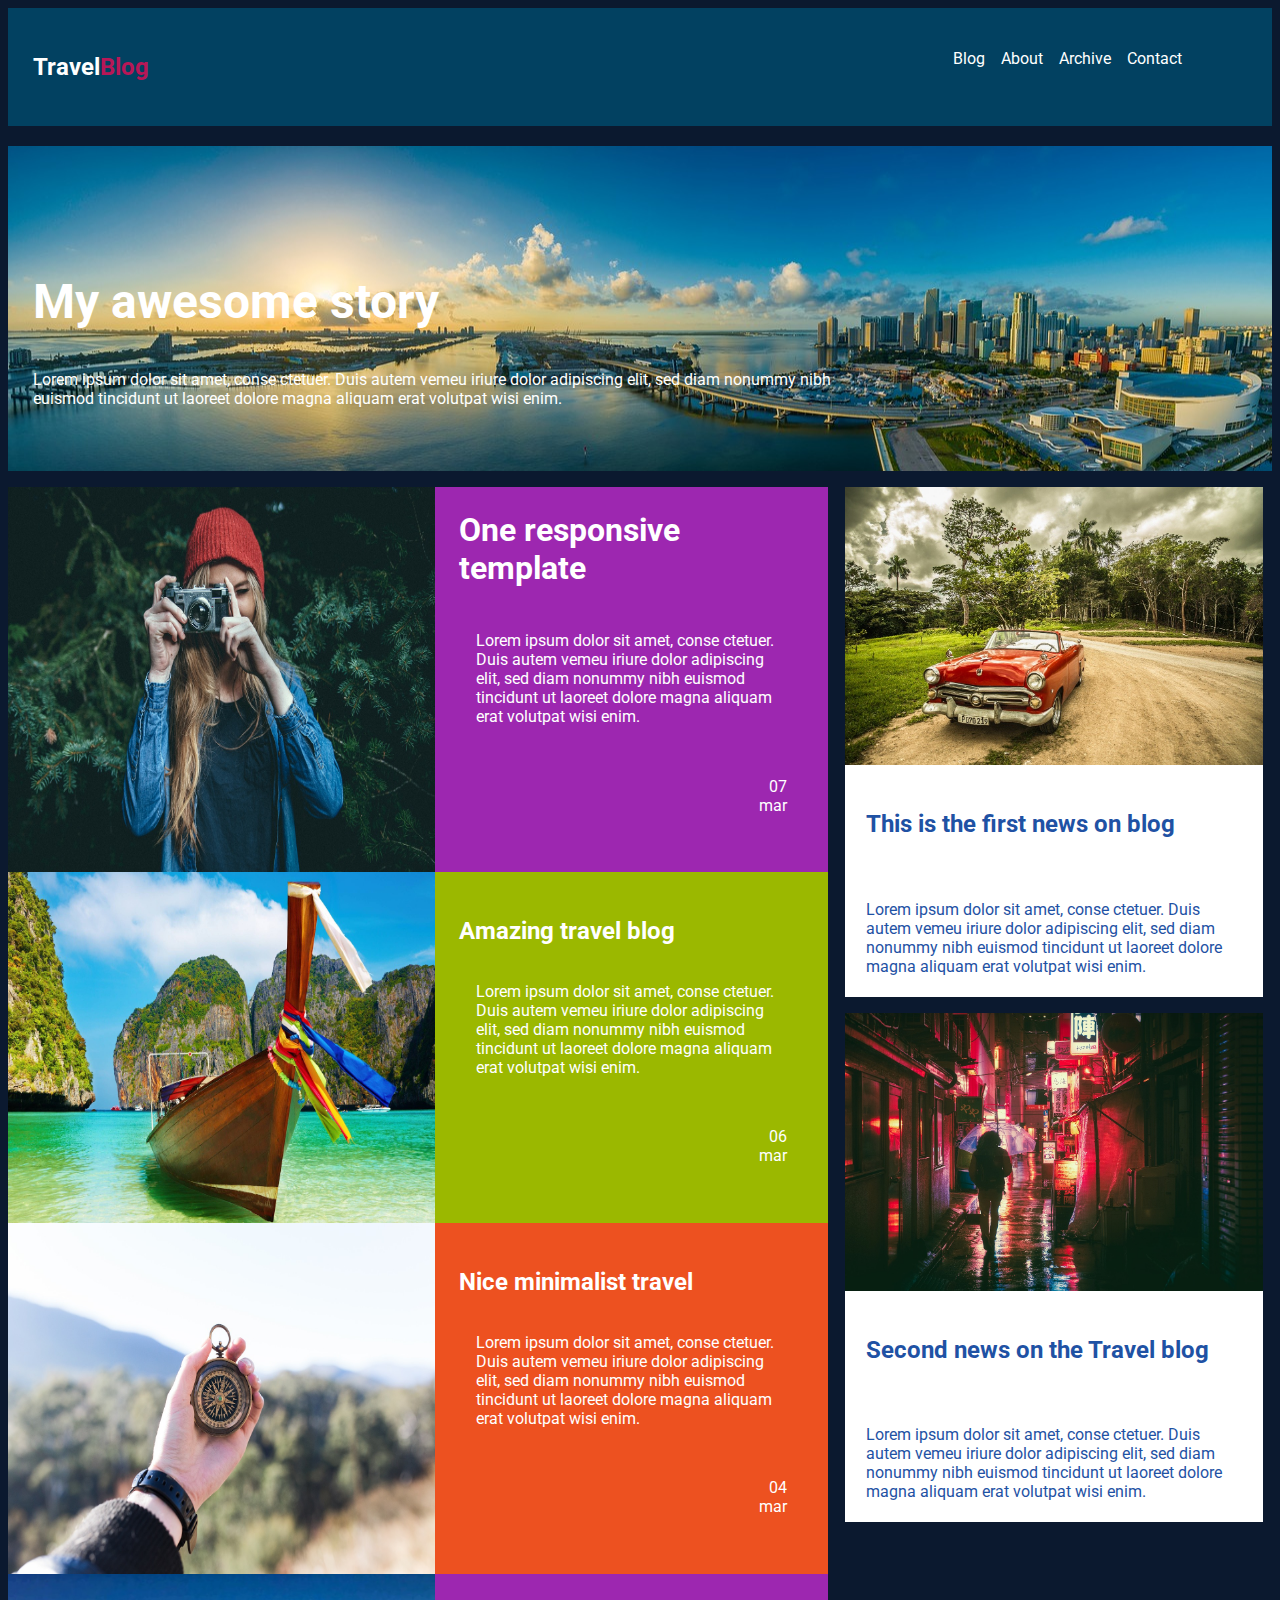
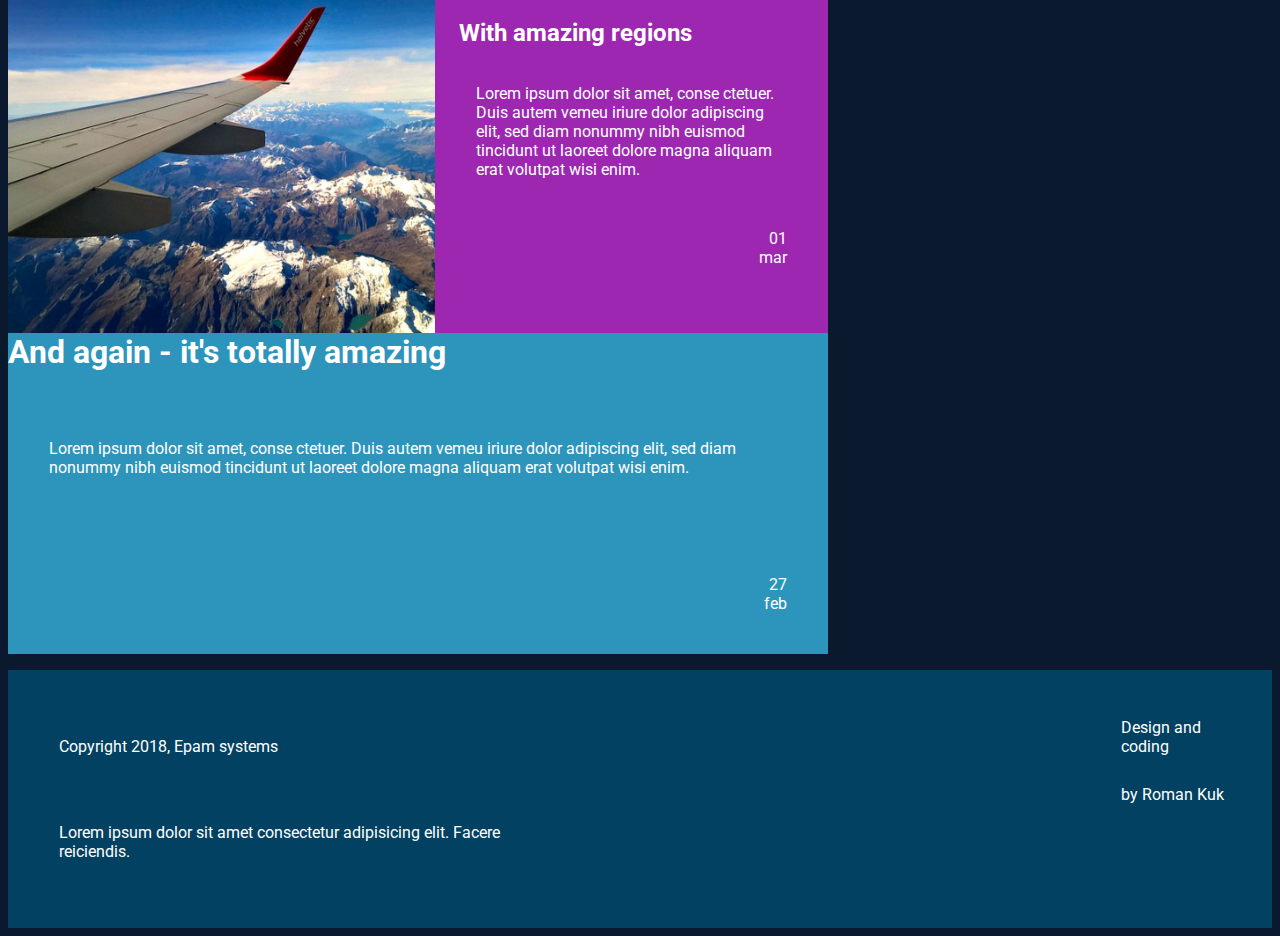
<file: FL12_HW5/homework/index.html>
<!DOCTYPE html>
<html lang="zxx">
<head>
  <meta charset="UTF-8">
  <meta name="viewport" content="width=device-width, initial-scale=1.0">
  <meta http-equiv="X-UA-Compatible" content="ie=edge">
  <link rel="stylesheet" href="css/styles.css">
  <link href='https://fonts.googleapis.com/css?family=Roboto:400,100,300,700&subset=latin,latin-ext' rel='stylesheet' type='text/css'>      
  <title>Responsive</title>
</head>
<body>
  <header id="header">
    <h2 id="logo">Travel<span>Blog</span></h2>
    <nav id="header-nav">
      <ul>
        <li><a href="#"></a>Blog</li>
        <li><a href="#"></a>About</li>
        <li><a href="#"></a>Archive</li>
        <li><a href="#"></a>Contact</li>
    </ul>
    </nav>
  </header>
  <main id="main">
      <h2>My awesome story</h2>
      <p>Lorem ipsum dolor sit amet, conse ctetuer. Duis autem vemeu iriure dolor adipiscing elit,
        sed diam nonummy nibh euismod tincidunt ut laoreet dolore magna aliquam erat volutpat wisi enim.
      </p>
  </main>
  <section id="column">
    <h6>post</h6>
    <section id="column-one">
      <h6>post</h6>
    <article class="post">
      <img class="w-52" src="img/post1.jpg" alt="post1">
      <div class="post-1">
        <h2>One responsive template</h2>
        <p class="lorem">Lorem ipsum dolor sit amet, conse ctetuer. Duis autem vemeu iriure dolor adipiscing elit,
          sed diam nonummy nibh euismod tincidunt ut laoreet dolore magna aliquam erat volutpat wisi enim.
        </p>
        <p class="day">07<span>mar</span></p>
      </div>
    </article>
    <article class="post">
      <img class="w-52" src="img/post2.jpg" alt="post2">
      <div class="post-2">
        <h2>Amazing travel blog</h2>
        <p class="lorem">Lorem ipsum dolor sit amet, conse ctetuer. Duis autem vemeu iriure dolor adipiscing elit,
          sed diam nonummy nibh euismod tincidunt ut laoreet dolore magna aliquam erat volutpat wisi enim.
        </p>
        <p class="day">06<span>mar</span></p>
      </div>
    </article>
    <article class="post">
      <img class="w-52" src="img/post3.jpg" alt="post3">
      <div class="post-3">
        <h2>Nice minimalist travel</h2>
        <p class="lorem">Lorem ipsum dolor sit amet, conse ctetuer. Duis autem vemeu iriure dolor adipiscing elit,
          sed diam nonummy nibh euismod tincidunt ut laoreet dolore magna aliquam erat volutpat wisi enim.
        </p>
        <p class="day">04<span>mar</span></p>
      </div>
    </article>
    <article class="post">
      <img class="w-52" src="img/post4.jpg" alt="post4">
      <div class="post-4">
        <h2>With amazing regions</h2>
        <p class="lorem">Lorem ipsum dolor sit amet, conse ctetuer. Duis autem vemeu iriure dolor adipiscing elit,
          sed diam nonummy nibh euismod tincidunt ut laoreet dolore magna aliquam erat volutpat wisi enim.
        </p>
        <p class="day">01<span>mar</span></p>
      </div>
    </article>
    <article class="post-5">
      <h2>And again - it's totally amazing</h2>
      <p class="lorem">Lorem ipsum dolor sit amet, conse ctetuer. Duis autem vemeu iriure dolor adipiscing elit,
        sed diam nonummy nibh euismod tincidunt ut laoreet dolore magna aliquam erat volutpat wisi enim.
      </p>
      <p class="day">27<span>feb</span></p>
    </article>
  </section>
    <section id="column-two">
    <h6>column-two</h6>
    <aside id="aside">
      <article class="aside">
        <img src="img/news1.jpg" alt="news1">
        <h2>This is the first news on blog</h2>
        <p class="lorem">Lorem ipsum dolor sit amet, conse ctetuer. Duis autem vemeu iriure dolor adipiscing elit,
          sed diam nonummy nibh euismod tincidunt ut laoreet dolore magna aliquam erat volutpat wisi enim.
        </p>
      </article>
      <article  class="aside">
        <img src="img/news2.jpg" alt="news2">
        <h2>Second news on the Travel blog</h2>
        <p class="lorem">Lorem ipsum dolor sit amet, conse ctetuer. Duis autem vemeu iriure dolor adipiscing elit,
          sed diam nonummy nibh euismod tincidunt ut laoreet dolore magna aliquam erat volutpat wisi enim.
        </p>
      </article>
    </aside>
  </section>
  </section>
  <footer id="footer">
    <div class="footer-one">
      <p>Copyright 2018, Epam systems</p>
      <p>Lorem ipsum dolor sit amet consectetur adipisicing elit. Facere reiciendis.</p>
    </div>
    <div class="footer-one">
      <p>Design and coding</p>
      <p>by Roman Kuk</p>
    </div>
  </footer>
</body>
</html>
</file>
<file: FL12_HW1/homework/style.css>
html,body,div,span,applet,object,iframe,h1,h2,h3,h4,h5,h6,p,blockquote,pre,a,abbr,acronym,address,big,cite,code,del,dfn,em,font,img,ins,kbd,q,s,samp,small,strike,strong,sub,sup,tt,var,b,u,i,center,dl,dt,dd,ol,ul,li,fieldset,form,label,legend,table,caption,tbody,tfoot,thead,tr,th,td{background:transparent;border:0;margin:0;padding:0;vertical-align:baseline}body{line-height:1}h1,h2,h3,h4,h5,h6{clear:both;font-weight:normal}ol,ul{list-style:none}blockquote{quotes:none}blockquote:before,blockquote:after{content:'';content:none}del{text-decoration:line-through}table{border-collapse:collapse;border-spacing:0}a img{border:0}#container{float:left;margin:0 -240px 0 0;width:100%}#primary,#secondary{float:right;overflow:hidden;width:220px}#secondary{clear:right}#footer{clear:both;width:100%}.one-column #content{margin:0 auto;width:640px}.single-attachment #content{margin:0 auto;width:900px}body,input,textarea,.page-title span,.pingback a.url{font-family:Georgia,"Bitstream Charter",serif}h3#comments-title,h3#reply-title,#access .menu,#access div.menu ul,#cancel-comment-reply-link,.form-allowed-tags,#site-info,#site-title,#wp-calendar,.comment-meta,.comment-body tr th,.comment-body thead th,.entry-content label,.entry-content tr th,.entry-content thead th,.entry-meta,.entry-title,.entry-utility,#respond label,.navigation,.page-title,.pingback p,.reply,.widget-title,.wp-caption-text{font-family:"Helvetica Neue",Arial,Helvetica,"Nimbus Sans L",sans-serif}input[type="submit"]{font-family:"Helvetica Neue",Arial,Helvetica,"Nimbus Sans L",sans-serif}pre{font-family:"Courier 10 Pitch",Courier,monospace}code{font-family:Monaco,Consolas,"Andale Mono","DejaVu Sans Mono",monospace}#access .menu-header,div.menu,#colophon,#branding,#main,#wrapper{margin:0 auto;width:940px}#wrapper{background:#fff;margin-top:20px;padding:0 20px}#footer-widget-area{overflow:hidden}#footer-widget-area .widget-area{float:left;margin-right:20px;width:220px}#footer-widget-area #fourth{margin-right:0}#site-info{float:left;font-size:14px;font-weight:bold;width:700px}#site-generator{float:right;width:220px}body{background:#f1f1f1}body,input,textarea{color:#666;font-size:12px;line-height:18px}hr{background-color:#e7e7e7;border:0;clear:both;height:1px;margin-bottom:18px}p{margin-bottom:18px}ul{list-style:square;margin:0 0 18px 1.5em}ol{list-style:decimal;margin:0 0 18px 1.5em}ol ol{list-style:upper-alpha}ol ol ol{list-style:lower-roman}ol ol ol ol{list-style:lower-alpha}ul ul,ol ol,ul ol,ol ul{margin-bottom:0}dl{margin:0 0 24px 0}dt{font-weight:bold}dd{margin-bottom:18px}strong{font-weight:bold}cite,em,i{font-style:italic}big{font-size:131.25%}ins{background:#ffc;text-decoration:none}blockquote{font-style:italic;padding:0 3em}blockquote cite,blockquote em,blockquote i{font-style:normal}pre{background:#f7f7f7;color:#222;line-height:18px;margin-bottom:18px;overflow:auto;padding:1.5em}abbr,acronym{cursor:help}sup,sub{height:0;line-height:1;position:relative;vertical-align:baseline}sup{bottom:1ex}sub{top:.5ex}small{font-size:smaller}input{margin-bottom:10px}input[type="text"],input[type="password"],input[type="email"],input[type="url"],input[type="number"],textarea{background:#f9f9f9;border:1px solid #ccc;box-shadow:inset 1px 1px 1px rgba(0,0,0,0.1);-moz-box-shadow:inset 1px 1px 1px rgba(0,0,0,0.1);-webkit-box-shadow:inset 1px 1px 1px rgba(0,0,0,0.1);padding:2px}a:link{color:#06c}a:visited{color:#743399}a:active,a:hover{color:#ff4b33}.screen-reader-text{clip:rect(1px,1px,1px,1px);overflow:hidden;position:absolute !important;height:1px;width:1px}#header{padding:30px 0 0 0}#site-title{float:left;font-size:30px;line-height:36px;margin:0 0 18px 0;width:700px}#site-title a{color:#000;font-weight:bold;text-decoration:none}#site-description{color:#000;clear:right;float:right;font-style:italic;margin:15px 0 18px 0;opacity:.65;width:220px}#branding img{border-top:4px solid #000;border-bottom:1px solid #000;display:block;float:left}#access{background:#000;display:block;float:left;margin:0 auto;width:940px}#access .menu-header,div.menu{font-size:13px;margin-left:12px;width:928px}#access .menu-header ul,div.menu ul{list-style:none;margin:0}#access .menu-header li,div.menu li{float:left;position:relative}#access a{color:#aaa;display:block;line-height:38px;padding:0 10px;text-decoration:none}#access ul ul{box-shadow:0 3px 3px rgba(0,0,0,0.2);-moz-box-shadow:0 3px 3px rgba(0,0,0,0.2);-webkit-box-shadow:0 3px 3px rgba(0,0,0,0.2);display:none;position:absolute;top:38px;left:0;float:left;width:180px;z-index:99999}#access ul ul li{min-width:180px}#access ul ul ul{left:100%;top:0}#access ul ul a{background:#333;line-height:1em;padding:10px;width:160px;height:auto}#access li:hover>a,#access ul ul:hover>a{background:#333;color:#fff}#access ul li:hover>ul{display:block}#access ul li.current_page_item>a,#access ul li.current_page_ancestor>a,#access ul li.current-menu-ancestor>a,#access ul li.current-menu-item>a,#access ul li.current-menu-parent>a{color:#fff}* html #access ul li.current_page_item a,* html #access ul li.current_page_ancestor a,* html #access ul li.current-menu-ancestor a,* html #access ul li.current-menu-item a,* html #access ul li.current-menu-parent a,* html #access ul li a:hover{color:#fff}#main{clear:both;overflow:hidden;padding:40px 0 0 0}#content{margin-bottom:36px}#content,#content input,#content textarea{color:#333;font-size:16px;line-height:24px}#content p,#content ul,#content ol,#content dd,#content pre,#content hr{margin-bottom:24px}#content ul ul,#content ol ol,#content ul ol,#content ol ul{margin-bottom:0}#content pre,#content kbd,#content tt,#content var{font-size:15px;line-height:21px}#content code{font-size:13px}#content dt,#content th{color:#000}#content h1,#content h2,#content h3,#content h4,#content h5,#content h6{color:#000;line-height:1.5em;margin:0 0 20px 0}#content table{border:1px solid #e7e7e7;margin:0 -1px 24px 0;text-align:left;width:100%}#content tr th,#content thead th{color:#777;font-size:12px;font-weight:bold;line-height:18px;padding:9px 24px;border-right:1px solid #e7e7e7}#content tr td{border-top:1px solid #e7e7e7;padding:6px 24px;border-right:1px solid #e7e7e7}#content tr.odd td{background:#f2f7fc}.hentry{margin:0 0 48px 0}.home .sticky{background:#f2f7fc;border-top:4px solid #000;margin-left:-20px;margin-right:-20px;padding:18px 20px}.single .hentry{margin:0 0 36px 0}.page-title{color:#000;font-size:14px;font-weight:bold;margin:0 0 36px 0}.page-title span{color:#333;font-size:16px;font-style:italic;font-weight:normal}.page-title a:link,.page-title a:visited{color:#777;text-decoration:none}.page-title a:active,.page-title a:hover{color:#ff4b33}#content .entry-title{color:#000;font-size:21px;font-weight:bold;line-height:1.3em;margin-bottom:0}.entry-title a:link,.entry-title a:visited{color:#000;text-decoration:none}.entry-title a:active,.entry-title a:hover{color:#ff4b33}.entry-meta{color:#777;font-size:12px}.entry-meta abbr,.entry-utility abbr{border:0}.entry-meta abbr:hover,.entry-utility abbr:hover{border-bottom:1px dotted #666}.single-author .by-author{position:absolute !important;clip:rect(1px 1px 1px 1px);clip:rect(1px,1px,1px,1px)}.entry-content,.entry-summary{clear:both;padding:12px 0 0 0}.entry-content .more-link{white-space:nowrap}#content .entry-summary p:last-child{margin-bottom:12px}.entry-content fieldset{border:1px solid #e7e7e7;margin:0 0 24px 0;padding:24px}.entry-content fieldset legend{background:#fff;color:#000;font-weight:bold;padding:0 24px}.entry-content input{margin:0 0 24px 0}.entry-content input.file,.entry-content input.button{margin-right:24px}.entry-content label{color:#777;font-size:12px}.entry-content select{margin:0 0 24px 0}.entry-content sup,.entry-content sub{font-size:10px}.entry-content blockquote.left{float:left;margin-left:0;margin-right:24px;text-align:right;width:33%}.entry-content blockquote.right{float:right;margin-left:24px;margin-right:0;text-align:left;width:33%}.page-link{clear:both;color:#000;font-weight:bold;line-height:48px;word-spacing:.5em}.page-link a:link,.page-link a:visited{background:#f1f1f1;color:#333;font-weight:normal;padding:.5em .75em;text-decoration:none}.home .sticky .page-link a{background:#d9e8f7}.page-link a:active,.page-link a:hover{color:#ff4b33}body.page .edit-link{clear:both;display:block}#entry-author-info{background:#f2f7fc;border-top:4px solid #000;clear:both;font-size:14px;line-height:20px;margin:24px 0;overflow:hidden;padding:18px 20px}#entry-author-info #author-avatar{background:#fff;border:1px solid #e7e7e7;float:left;height:60px;margin:0 -104px 0 0;padding:11px}#entry-author-info #author-description{float:left;margin:0 0 0 104px}#entry-author-info h2{color:#000;font-size:100%;font-weight:bold;margin-bottom:0}.entry-utility{clear:both;color:#777;font-size:12px;line-height:18px}.entry-meta a,.entry-utility a{color:#777}.entry-meta a:hover,.entry-utility a:hover{color:#ff4b33}#content .video-player{padding:0}.format-standard .wp-video,.format-standard .wp-audio-shortcode,.format-audio .wp-audio-shortcode,.format-standard .video-player{margin-bottom:24px}.home #content .format-aside p,.home #content .category-asides p{font-size:14px;line-height:20px;margin-bottom:10px;margin-top:0}.format-gallery .size-thumbnail img,.category-gallery .size-thumbnail img{border:10px solid #f1f1f1;margin-bottom:0}.format-gallery .gallery-thumb,.category-gallery .gallery-thumb{float:left;margin-right:20px;margin-top:-4px}.home #content .format-gallery .entry-utility,.home #content .category-gallery .entry-utility{padding-top:4px}.attachment .entry-content .entry-caption{font-size:140%;margin-top:24px}.attachment .entry-content .nav-previous a:before{content:'\2190\00a0'}.attachment .entry-content .nav-next a:after{content:'\00a0\2192'}#content img.size-auto,#content img.size-full,#content img.size-large,#content img.size-medium,#content .entry-attachment img,#content .widget-container img{max-width:100%;height:auto}#ie8 #content img.size-auto,#ie8 #content img.size-full,#ie8 #content img.size-large,#ie8 #content img.size-medium,#ie8 #content .entry-attachment img{width:auto}.alignleft,img.alignleft{display:inline;float:left;margin-right:24px;margin-top:4px}.alignright,img.alignright{display:inline;float:right;margin-left:24px;margin-top:4px}.aligncenter,img.aligncenter{clear:both;display:block;margin-left:auto;margin-right:auto}img.alignleft,img.alignright,img.aligncenter{margin-bottom:12px}.wp-caption{background:#f1f1f1;line-height:18px;margin-bottom:20px;max-width:100%;padding:4px;text-align:center}.wp-caption img{margin:5px 5px 0;max-width:622px}.wp-caption p.wp-caption-text{color:#777;font-size:12px;margin:5px}.wp-smiley{margin:0}.gallery{margin:0 auto 18px}.gallery .gallery-item{float:left;margin-top:0;text-align:center}.gallery-columns-1 .gallery-item{width:100%}.gallery-columns-2 .gallery-item{width:50%}.gallery-columns-3 .gallery-item{width:33%}.gallery-columns-4 .gallery-item{width:25%}.gallery-columns-5 .gallery-item{width:20%}.gallery-columns-6 .gallery-item{width:16%}.gallery-columns-7 .gallery-item{width:14%}.gallery-columns-8 .gallery-item{width:12%}.gallery-columns-9 .gallery-item{width:11%}.gallery-columns-1 img{max-width:620px}.gallery-columns-2 img{max-width:288px}.gallery-columns-3 img{max-width:177px}.gallery-columns-4 img{max-width:122px}.gallery-columns-5 img{max-width:88px}.gallery-columns-6 img{max-width:66px}.gallery-columns-7 img{max-width:50px}.gallery-columns-8 img{max-width:39px}.gallery-columns-9 img{max-width:29px}.gallery-item img{height:auto}.gallery-columns-2 .attachment-medium{max-width:92%;height:auto}.gallery-columns-4 .attachment-thumbnail{max-width:84%;height:auto}.gallery .gallery-caption{color:#777;font-size:12px;margin:0 0 12px}.gallery dl{margin:0}.gallery img{border:10px solid #f1f1f1}.gallery br+br{display:none}#content .entry-attachment img{display:block;margin:0 auto}.navigation{color:#777;font-size:12px;line-height:18px;overflow:hidden}.navigation a:link,.navigation a:visited{color:#777;text-decoration:none}.navigation a:active,.navigation a:hover{color:#ff4b33}.nav-previous{float:left;width:50%}.nav-next{float:right;text-align:right;width:50%}#nav-above{margin:0 0 18px 0}#nav-above{display:none}.paged #nav-above,.single #nav-above{display:block}#nav-below{margin:-18px 0 0 0}#comments{clear:both}#comments .navigation{padding:0 0 18px 0}h3#comments-title,h3#reply-title{color:#000;font-size:20px;font-weight:bold;margin-bottom:0}h3#comments-title{padding:24px 0}.commentlist{list-style:none;margin:0}.commentlist li.comment{border-bottom:1px solid #e7e7e7;line-height:24px;margin:0 0 24px 0;padding:0 0 0 56px;position:relative}.commentlist li:last-child{border-bottom:0;margin-bottom:0}#comments .comment-body ul,#comments .comment-body ol{margin-bottom:18px}#comments .comment-body p:last-child{margin-bottom:6px}#comments .comment-body blockquote p:last-child{margin-bottom:24px}.commentlist ol{list-style:decimal}.commentlist .avatar{position:absolute;top:4px;left:0}.comment-author cite{color:#000;font-style:normal;font-weight:bold}.comment-author .says{font-style:italic}.comment-meta{font-size:12px;margin:0 0 18px 0}.comment-meta a:link,.comment-meta a:visited{color:#777;text-decoration:none}.comment-meta a:active,.comment-meta a:hover{color:#ff4b33}.commentlist .bypostauthor>div{background:#f2f7fc;border-top:4px solid #000;margin-bottom:10px;padding:10px 0 0 20px}.reply{font-size:12px;padding:0 0 24px 0}.reply a,a.comment-edit-link{color:#777}.reply a:hover,a.comment-edit-link:hover{color:#ff4b33}.commentlist .children{list-style:none;margin:0}.commentlist .children li{border:0;margin:0}.nopassword,.nocomments{display:none}#comments .pingback{border-bottom:1px solid #e7e7e7;margin-bottom:18px;padding-bottom:18px}.commentlist li.comment+li.pingback{margin-top:-6px}#comments .pingback p{color:#777;display:block;font-size:12px;line-height:18px;margin:0}#comments .pingback .url{font-size:13px;font-style:italic}input[type="submit"]{color:#333}form{text-align:right}input{width:200px}#respond{border-top:1px solid #e7e7e7;margin:24px 0;overflow:hidden;position:relative}#respond p{margin:0}#respond .comment-notes{margin-bottom:1em}.form-allowed-tags{line-height:1em}.children #respond{margin:0 48px 0 0}h3#reply-title{margin:18px 0}#comments-list #respond{margin:0 0 18px 0}#comments-list ul #respond{margin:0}#cancel-comment-reply-link{font-size:12px;font-weight:normal;line-height:18px}#respond .required{color:#ff4b33;font-weight:bold}#respond label{color:#777;font-size:12px}#respond input{margin:0 0 9px;width:98%}#respond textarea{width:98%}#respond .form-allowed-tags{color:#777;font-size:12px;line-height:18px}#respond .form-allowed-tags code{font-size:11px}#respond .form-submit{margin:12px 0}#respond .form-submit input{font-size:14px;width:auto}.widget-area ul{list-style:none;margin-left:0}.widget-area ul ul{list-style:square;margin-left:1.3em}.widget-area select{max-width:100%}.widget_search #s{width:60%}.widget_search label{display:none}.widget-container{word-wrap:break-word;-webkit-hyphens:auto;-moz-hyphens:auto;hyphens:auto;margin:0 0 18px 0}.widget-container .wp-caption img{margin:auto}.widget-container.widget_image .wp-caption{width:auto}.widget-container.widget_image .wp-caption img{margin-left:-8px}.widget-title{color:#222;font-size:14px;font-weight:bold}.widget-area a:link,.widget-area a:visited{text-decoration:none}.widget-area a:active,.widget-area a:hover{text-decoration:underline}.widget-area .entry-meta{font-size:11px}#wp_tag_cloud div{line-height:1.6em}#wp-calendar{width:100%}#wp-calendar caption{color:#222;font-size:14px;font-weight:bold;padding-bottom:4px;text-align:left}#wp-calendar thead{font-size:11px}#wp-calendar tbody{color:#aaa}#wp-calendar tbody td{background:#f5f5f5;border:1px solid #fff;padding:3px 0 2px;text-align:center}#wp-calendar tbody .pad{background:0}#wp-calendar tfoot #next{text-align:right}.widget_rss a.rsswidget{color:#000}.widget_rss a.rsswidget:hover{color:#ff4b33}.widget_rss .widget-title img{width:11px;height:11px}#main .widget-area ul{margin-left:0;padding:0 20px 0 0}#main .widget-area ul ul{border:0;margin-left:1.3em;padding:0}#main .widget-container.music-player ul{margin:0}#footer{margin-bottom:20px}#colophon{border-top:4px solid #000;margin-top:-4px;overflow:hidden;padding:18px 0}#site-info{font-weight:bold}#site-info a{color:#000;text-decoration:none}#site-generator{font-style:italic;position:relative}#site-generator a{background:url(images/wordpress.png) center left no-repeat;color:#666;display:inline-block;line-height:16px;padding-left:20px;text-decoration:none}#site-generator a:hover{text-decoration:underline}img#wpstats{display:block;margin:0 auto 10px}pre{-webkit-text-size-adjust:140%}code{-webkit-text-size-adjust:160%}#access,.entry-meta,.entry-utility,.navigation,.widget-area{-webkit-text-size-adjust:120%}#site-description{-webkit-text-size-adjust:none}@media print{body{background:none !important}#wrapper{clear:both !important;display:block !important;float:none !important;position:relative !important}#header{border-bottom:2pt solid #000;padding-bottom:18pt}#colophon{border-top:2pt solid #000}#site-title,#site-description{float:none;line-height:1.4em;margin:0;padding:0}#site-title{font-size:13pt}.entry-content{font-size:14pt;line-height:1.6em}.entry-title{font-size:21pt}#access,#branding img,#respond,.comment-edit-link,.edit-link,.navigation,.page-link,.widget-area{display:none !important}#container,#header,#footer{margin:0;width:100%}#content,.one-column #content{margin:24pt 0 0;width:100%}.wp-caption p{font-size:11pt}#site-info,#site-generator{float:none;width:auto}#colophon{width:auto}img#wpstats{display:none}#site-generator a{margin:0;padding:0}#entry-author-info{border:1px solid #e7e7e7}#main{display:inline}.home .sticky{border:0}}img{width:140px;vertical-align:middle;display:block;margin:0 auto;margin-left:calc(50% - 50px);margin-bottom:20px}nav>a{padding:10px;color:#0279c1}nav>a b:hover{color:#00527a}nav>a:visited{color:#0279c1}article{padding-left:10px}footer{margin-top:20px;padding:40px 20px;text-align:center;background:#3333}
</file>
<file: FL12_HW2/homework/css/general.css>
/* 

please don't edit this styles

*/

h2.tm-section-title {
    color: lightskyblue;
}

a:focus {
    color: #666;
    outline: 0
}

ul {
    padding: 0;
    margin: 0
}

body {
    background-color: #f5f5f5;
    color: #000;
    font-family: 'Open Sans', Helvetica, Arial, sans-serif;
    font-size: 16px;
    font-weight: 300;
    padding-top: 30px;
    overflow-x: hidden
}

section:before {
    position: absolute;
    z-index: 1
}

.box,
.tm-content-box,
.tm-main-nav {
    background-color: #fff
}

.tm-sidebar {
    z-index: 10;
    position: fixed;
    left: 0;
    right: 0;
    top: 0;
    width: 100%;
}

.tm-sidebar ul{
    margin: 0px;
    display: flex;
}

.tm-main-nav {
    font-size: 1.5em;
    text-align: center
}

.tm-nav-item {
    list-style: none;
    width: 100%;
}

.tm-nav-item-link {
    border: 1px solid transparent;
    color: #666;
    display: block;
    padding: 10px;
    width: 100%;
    -webkit-transition: all .3s ease;
    transition: all .3s ease
}

.carousel-indicators li,
.tm-banner-inner {
    border: 1px solid lightgrey
}


.tm-nav-item-link.active,
.tm-nav-item-link:hover {
    color: #666;
    text-decoration: none;
}

.tm-nav-item-link:focus {
    text-decoration: none
}

.tm-banner-text,
.tm-banner-title,
.tm-section-title {
    color: #666;
    font-weight: 300;
    margin: 0
}

.tm-section-title {
    margin-bottom: 20px
}

.tm-section-title-box {
    margin-bottom: 0
}

.tm-banner-title {
    font-size: 3.3em;
    letter-spacing: 2px;
    text-transform: uppercase
}

.tm-main-content {
    padding-top: 70px;
}

.tm-content-box {
    overflow: hidden;
    margin-bottom: 30px
}

.padding-medium {
    padding: 40px
}

.tm-banner {
    padding: 30px
}

.tm-banner-inner {
    padding: 30px 0;
    height: 100%;
    text-align: center;
    display: flex;
    -webkit-box-orient: vertical;
    -webkit-box-direction: normal;
    -webkit-flex-direction: column;
    -ms-flex-direction: column;
    flex-direction: column;
    -webkit-box-align: center;
    -webkit-align-items: center;
    -ms-flex-align: center;
    align-items: center;
    -webkit-box-pack: center;
    -webkit-justify-content: center;
    -ms-flex-pack: center;
    justify-content: center
}

.tm-banner-inner img{
    width: 120px;
}

.tm-banner-text {
    font-size: 1.4em
}

.boxes,
.tm-box-bg-title {
    display: -webkit-box;
    display: -webkit-flex;
    display: -ms-flexbox
}

/*.flex-item {*/
    /*-webkit-box-flex: 0 1 auto;*/
    /*-webkit-flex: 0 1 auto;*/
    /*-ms-flex: 0 1 auto;*/
    /*flex: 0 1 auto*/
/*}*/

.section-description {
    line-height: 1.8;
    margin-bottom: 25px
}

.section-description:last-child {
    margin-bottom: 0
}

.tm-team-description-container {
    max-width: 500px
}

.tm-team-info {
    display: flex
}

.box {
    list-style: none;
    width: 33.3333%;
    height: auto;
}

.box-bg {
    position: relative
}

.box-img {
    width: 100%;
}

.tm-box-bg-title {
    position: absolute;
    top: 0;
    right: 0;
    bottom: 0;
    left: 0;
    display: flex;
    -webkit-box-align: center;
    -webkit-align-items: center;
    -ms-flex-align: center;
    align-items: center;
    -webkit-box-pack: center;
    -webkit-justify-content: center;
    -ms-flex-pack: center;
    justify-content: center
}

.boxes {
    display: flex;
    -webkit-flex-wrap: wrap;
    -ms-flex-wrap: wrap;
    flex-wrap: wrap
}

.gallery-container a {
    cursor: -webkit-zoom-in;
    cursor: zoom-in
}

.carousel {
    position: relative;
    height: auto;
    padding: 50px 50px 80px;
    text-align: center
}

.carousel-indicators {
    bottom: 30px
}

.carousel-content {
    color: #000;
    display: -webkit-box;
    display: -webkit-flex;
    display: -ms-flexbox;
    display: flex;
    -webkit-box-align: center;
    -webkit-align-items: center;
    -ms-flex-align: center;
    align-items: center
}

.carousel-indicators .active {
    background-color: lightgrey
}

.contact-form {
    overflow: hidden
}

.form-control {
    border-radius: 0;
    font-size: 1em
}

.form-control:focus {
    border-color: lightgrey;
    box-shadow: inset 0 1px 1px rgba(0, 0, 0, .075), 0 0 8px rgba(153, 153, 153, .45)
}

.form-group {
    margin-bottom: 20px
}

.form-group-2-col-left {
    padding-left: 0;
    padding-right: 5px
}

.form-group-2-col-right {
    padding-right: 0;
    padding-left: 5px
}

.mandatory-field:after {
    position: absolute;
    top: 0;
    right: 7px
}

.carousel-inner>.carousel-item>a>img, .carousel-inner>.carousel-item>img, .img-contact-us {
    width: 100%;
}

.tm-footer {
    color: #666;
    padding-bottom: 15px
}
</file>
<file: FL12_HW2/homework/css/style.css>
@media print{
    * {
        margin: 0;
        padding: 0;
    }
    .tm-sidebar, .tm-team-img, #about, .boxes, #contact, .img-contact-us, .carousel-indicators{
        display: none;
    }
    h2{
        text-align: center;
        text-transform: uppercase;
        color: lightskyblue;
    }
    .tm-team-description-container {
        max-width: 100%;
        text-align: center;
        margin: 0 auto;
    }
    .tm-main-content, .tm-content-box, .footer, .padding-medium {
        padding: 0;
        margin: 0;
    }
    ol {
        list-style-type: none;
        width: 50%;
        margin: 0 auto;
    }
    li:nth-child(odd) {
        text-align: right;
    }
    li:nth-child(even) {
        text-align: left;
    }
    .blocks p:last-child {
        letter-spacing: 5px;
        word-spacing: 10px;
        font-style: italic;
    }
}
@media screen {
    .tm-main-nav li a:hover {
        background-color: lightskyblue;
        color: #fff;
    }
    .tm-banner {
        background: linear-gradient(to right, lightskyblue, burlywood);
    }
    .tm-banner-inner {
        background-color: rgb(255, 255, 255);
    }
    .tm-banner-text {
        text-shadow: 5px 5px 5px #333;
        animation-name: banner-text;
        animation-duration: 5s;
    }
    @keyframes banner-text {
        0% {padding-left: 200px}
        100% {padding-left: 0px}
    }
    .flex-2-col {
        display: flex;
        flex-direction: row;
        align-items:center;
    }
    .flex-item {
        text-align: center;
        }
    .tm-box-bg-title:hover {
        background-color: lightgrey;
        color: lightskyblue;
        font-style: italic;
    }
    .padding-medium h2 {
        color: lightskyblue;
        text-align: center;
    }
    section::before {
        content: '';
        position: absolute;
        border: 20px solid transparent;
        border-left: 20px solid lightskyblue;
        border-top: 20px solid lightskyblue;
    }
    .padding-medium ol {
        list-style-type: lower-alpha;
    }
    .heading .tm-content-box a::before {
        content: '>';
        font-weight: bold;
        color: black;
    }
    a.text::after {
        content: 'New';
        font-weight: bold;
        color: red;
        font-variant: small-caps;
        font-size: 10px;
        position: absolute;
    }
    .blocks p:last-child {
        letter-spacing: 5px;
        word-spacing: 10px;
        font-style: italic;
    }
    .blocks h2, p{
        text-align: left;
    }
    .padding-medium p:first-of-type {
        text-indent: 1.5em;
    }
    .box.box-work:nth-child(odd) {
        background-color: lightskyblue;
        color: #fff;
        padding: 10px;
    }
    .box.box-work:nth-child(even) {
        padding: 10px;
    }
    .boxes.gallery-container div p {
        word-spacing: normal;
        letter-spacing: normal;
    }
    .boxes.gallery-container div p::first-letter {
        font-weight: bold;
    }
    .tm-section-description p {
        text-indent: 30px;
        height: 30px;
    }
    .tm-sidebar, #home, .flex-2-col, #about, .heading, .blocks, #ideas, .tm-content-box {
        box-shadow: 0 0 10px rgba(61, 55, 61, 0.7);
    }
    .submit-btn{
        float: right;
        border: 1px solid #76cdd7;
        background-color: #fff;
        color: #76cdd7;
        padding: 17px 62px;
        font-size: 20px;
    }
    .submit-btn:hover {
        background-color: #9FD8FB;
        color: #D3EDFD;
        border: 1px solid rgb(159, 216, 251);
    }
    input[placeholder]:focus {
        background-color: #76cdd7;
        color: #fff;
    } 
    textarea[placeholder] {
        background: url(../img/email-icon.png);
        background-repeat: no-repeat;
        background-position-x: right;
        background-size: 30px;
        background-position-y: bottom; 
    } 
    #contact_message.form-control {
        border: none;
        border: 1px solid #76cdd7;
        resize: none;
    }
    #contact_name.form-control,
    #contact_email.form-control,
    #contact_subject.form-control {
        border: none;
        border-bottom: 1px solid #76cdd7;
    } 
}
</file>
<file: FL12_HW3/homework/css/style1.css>
body {
  margin: 0 auto;
  padding: 0;
  max-width: 1920px;
  background: #fff; }

header {
  max-width: 1535px;
  margin: 0 auto;
  height: 720px;
  background: url(../img/m-h-day.jpg);
  background-repeat: no-repeat;
  background-size: cover;
  background-position: center;
  border-bottom-right-radius: 40%;
  white-space: pre-line; }
  header p.header_heading {
    position: absolute;
    line-height: 80px;
    top: -24px;
    font-family: "Source Sans Pro", sans-serif;
    font-size: 69px;
    font-weight: bold;
    width: 540px;
    z-index: 4;
    letter-spacing: 2px;
    color: #050505; }
  header p.header_text {
    position: absolute;
    font-size: 16px;
    font-family: "Hind", sans-serif;
    top: 275px;
    line-height: 24px;
    color: #050505; }
    header p.header_text::before {
      content: '';
      display: inline-block;
      position: relative;
      background: #14A0C7;
      width: 300px;
      height: 50px;
      bottom: 60px; }
  header button {
    position: absolute;
    top: 499px;
    padding: 13px 44px;
    background-color: #699900;
    color: #fff;
    border: none;
    font-weight: bold;
    font-size: 1rem;
    cursor: pointer; }
    header button:hover {
      background: #ebdb4b;
      color: white;
      box-shadow: 0px 1px 3px #fcfcfc;
      transition: background-color .3s ease-in-out; }

.header-wrap, main .section_card_wrap, footer .section_card_wrap, footer .footer-wrap {
  width: 1225px;
  margin: 0 auto; }
  .header-wrap .landing-logo, main .section_card_wrap .landing-logo, footer .section_card_wrap .landing-logo, footer .footer-wrap .landing-logo {
    position: relative; }
    .header-wrap .landing-logo img, main .section_card_wrap .landing-logo img, footer .section_card_wrap .landing-logo img, footer .footer-wrap .landing-logo img {
      float: left;
      position: absolute;
      bottom: 25px; }
    .header-wrap .landing-logo p, main .section_card_wrap .landing-logo p, footer .section_card_wrap .landing-logo p, footer .footer-wrap .landing-logo p {
      font-size: 23px;
      font-family: "Hind", sans-serif;
      margin: 0;
      position: absolute;
      bottom: 35px;
      letter-spacing: 3px;
      left: 60px;
      font-weight: bold;
      letter-spacing: -1px;
      color: #050505; }
      .header-wrap .landing-logo p span, main .section_card_wrap .landing-logo p span, footer .section_card_wrap .landing-logo p span, footer .footer-wrap .landing-logo p span {
        font-size: 12px;
        letter-spacing: -1px;
        position: relative;
        top: 15px;
        right: 54px; }

main, footer {
  margin: 0 auto;
  max-width: 1535px; }
  main p.section_text, footer p.section_text {
    z-index: 2;
    text-align: center;
    font-size: 40px;
    font-weight: bold;
    font-family: "Source Sans Pro", sans-serif;
    padding-left: 195px;
    color: #050505; }
    main p.section_text::after, footer p.section_text::after {
      content: '';
      display: inline-block;
      position: relative;
      background: #14A0C7;
      width: 190px;
      height: 50px;
      top: 5px;
      right: 210px;
      z-index: -1; }
  main .section_card_wrap, footer .section_card_wrap {
    display: flex;
    flex-direction: column;
    flex-wrap: nowrap;
    align-items: center;
    justify-content: space-evenly; }
    main .section_card_wrap .section_card, footer .section_card_wrap .section_card {
      display: flex;
      flex-direction: row;
      align-items: center;
      margin: 20px;
      justify-items: center;
      width: 750px;
      height: 200px;
      background: #21232E;
      padding: 17px;
      border-radius: 7px;
      font-family: "Source Sans Pro", sans-serif;
      z-index: 1; }
      main .section_card_wrap .section_card:nth-child(2), footer .section_card_wrap .section_card:nth-child(2) {
        margin: 0 15px; }
      main .section_card_wrap .section_card:last-child .section_card_text, footer .section_card_wrap .section_card:last-child .section_card_text {
        padding-bottom: 20px; }
      main .section_card_wrap .section_card img, footer .section_card_wrap .section_card img {
        width: 100%;
        height: 100%;
        border-radius: 7px; }
      main .section_card_wrap .section_card .section_card_underline:nth-child(1), footer .section_card_wrap .section_card .section_card_underline:nth-child(1) {
        background: #14A0C7;
        display: block;
        width: 100%;
        height: 12px;
        position: relative;
        bottom: 12px;
        z-index: -1; }
      main .section_card_wrap .section_card .section_card_heading, footer .section_card_wrap .section_card .section_card_heading {
        text-align: center;
        color: #fff;
        font-size: 23px;
        font-weight: bold;
        margin: 10px 0; }
      main .section_card_wrap .section_card .section_card_text, footer .section_card_wrap .section_card .section_card_text {
        color: #cadae0;
        text-align: left;
        font-size: 17px;
        margin: 0 50px 10px 50px; }
      main .section_card_wrap .section_card .section_link, footer .section_card_wrap .section_card .section_link {
        color: #fff; }
  main .section_banner, footer .section_banner {
    max-width: 960px;
    margin: 30px auto 40px;
    position: relative;
    top: 110px;
    background: linear-gradient(45deg, #689803 10%, #2d5bd9 100%);
    z-index: 1; }
    main .section_banner .section_banner_text_wrap, footer .section_banner .section_banner_text_wrap {
      height: 145px; }
      main .section_banner .section_banner_text_wrap .section_banner_heading, footer .section_banner .section_banner_text_wrap .section_banner_heading {
        font-family: "Hind", sans-serif;
        font-size: 30px;
        font-weight: 900;
        padding: 24px 0 12px 36px;
        margin-bottom: 0;
        color: #050505; }
        main .section_banner .section_banner_text_wrap .section_banner_heading::before, footer .section_banner .section_banner_text_wrap .section_banner_heading::before {
          content: '';
          display: inline-block;
          position: relative;
          background: #14A0C7;
          width: 60px;
          height: 50px;
          left: 195px;
          top: 5px;
          z-index: -1; }
      main .section_banner .section_banner_text_wrap .section_banner_text, footer .section_banner .section_banner_text_wrap .section_banner_text {
        color: #cadae0;
        margin: 0;
        padding: 0 106px;
        font-family: "Source Sans Pro", sans-serif; }
    main .section_banner .section_banner_button, footer .section_banner .section_banner_button {
      padding: 13px 44px;
      background-color: #699900;
      color: #fff;
      border: none;
      font-weight: bold;
      font-size: 1rem;
      cursor: pointer;
      text-align: right;
      position: relative;
      float: right;
      bottom: 95px;
      right: 100px; }
      main .section_banner .section_banner_button:hover, footer .section_banner .section_banner_button:hover {
        background: #ebdb4b;
        color: white;
        box-shadow: 0px 1px 3px #fcfcfc;
        transition: background-color .3s ease-in-out; }

footer {
  background: #21232E; }
  footer .footer-wrap {
    display: flex;
    flex-direction: row;
    justify-content: space-between;
    align-items: center;
    height: 300px; }
    footer .footer-wrap .footer_logo {
      width: 200px;
      height: 100px;
      align-items: center; }
      footer .footer-wrap .footer_logo p {
        font-size: 22px;
        color: #cadae0; }
    footer .footer-wrap .footer_text {
      font-size: 15px;
      color: #cadae0;
      width: 300px;
      justify-self: end;
      padding-right: 70px; }
    footer .footer-wrap .footer-cr {
      font-size: 16px;
      color: #cadae0; }

/*# sourceMappingURL=style1.css.map */
</file>
<file: FL12_HW3/homework/css/style2.css>
body {
  margin: 0 auto;
  padding: 0;
  max-width: 1920px;
  background: #21232E; }

header {
  max-width: 1535px;
  margin: 0 auto;
  height: 720px;
  background: url(../img/m-h-night.jpg);
  background-repeat: no-repeat;
  background-size: cover;
  background-position: center;
  border-bottom-right-radius: 40%;
  white-space: pre-line; }
  header p.header_heading {
    position: absolute;
    line-height: 80px;
    top: -24px;
    font-family: "Source Sans Pro", sans-serif;
    font-size: 69px;
    font-weight: bold;
    width: 540px;
    z-index: 4;
    letter-spacing: 2px;
    color: #fff; }
  header p.header_text {
    position: absolute;
    font-size: 16px;
    font-family: "Hind", sans-serif;
    top: 275px;
    line-height: 24px;
    color: #fff; }
    header p.header_text::before {
      content: '';
      display: inline-block;
      position: relative;
      background: #FF4E33;
      width: 300px;
      height: 50px;
      bottom: 60px; }
  header button {
    position: absolute;
    top: 499px;
    padding: 13px 44px;
    background-color: #E3AC00;
    color: #fff;
    border: none;
    font-weight: bold;
    font-size: 1rem;
    cursor: pointer; }
    header button:hover {
      background: #564beb;
      color: white;
      box-shadow: 0px 1px 3px #fcfcfc;
      transition: background-color .3s ease-in-out; }

.header-wrap, main .section_card_wrap, footer .section_card_wrap, footer .footer-wrap {
  width: 1225px;
  margin: 0 auto; }
  .header-wrap .landing-logo, main .section_card_wrap .landing-logo, footer .section_card_wrap .landing-logo, footer .footer-wrap .landing-logo {
    position: relative; }
    .header-wrap .landing-logo img, main .section_card_wrap .landing-logo img, footer .section_card_wrap .landing-logo img, footer .footer-wrap .landing-logo img {
      float: left;
      position: absolute;
      bottom: 25px; }
    .header-wrap .landing-logo p, main .section_card_wrap .landing-logo p, footer .section_card_wrap .landing-logo p, footer .footer-wrap .landing-logo p {
      font-size: 23px;
      font-family: "Hind", sans-serif;
      margin: 0;
      position: absolute;
      bottom: 35px;
      letter-spacing: 3px;
      left: 60px;
      font-weight: bold;
      letter-spacing: -1px;
      color: #fff; }
      .header-wrap .landing-logo p span, main .section_card_wrap .landing-logo p span, footer .section_card_wrap .landing-logo p span, footer .footer-wrap .landing-logo p span {
        font-size: 12px;
        letter-spacing: -1px;
        position: relative;
        top: 15px;
        right: 54px; }

main, footer {
  margin: 0 auto;
  max-width: 1535px; }
  main p.section_text, footer p.section_text {
    z-index: 2;
    text-align: center;
    font-size: 40px;
    font-weight: bold;
    font-family: "Source Sans Pro", sans-serif;
    padding-left: 195px;
    color: #fff; }
    main p.section_text::after, footer p.section_text::after {
      content: '';
      display: inline-block;
      position: relative;
      background: #FF4E33;
      width: 190px;
      height: 50px;
      top: 5px;
      right: 210px;
      z-index: -1; }
  main .section_card_wrap, footer .section_card_wrap {
    display: flex;
    flex-direction: column;
    flex-wrap: nowrap;
    align-items: center;
    justify-content: space-evenly; }
    main .section_card_wrap .section_card, footer .section_card_wrap .section_card {
      display: flex;
      flex-direction: row;
      align-items: center;
      margin: 20px;
      justify-items: center;
      width: 750px;
      height: 200px;
      background: #3B3F50;
      padding: 17px;
      border-radius: 7px;
      font-family: "Source Sans Pro", sans-serif;
      z-index: 1; }
      main .section_card_wrap .section_card:nth-child(2), footer .section_card_wrap .section_card:nth-child(2) {
        margin: 0 15px; }
      main .section_card_wrap .section_card:last-child .section_card_text, footer .section_card_wrap .section_card:last-child .section_card_text {
        padding-bottom: 20px; }
      main .section_card_wrap .section_card img, footer .section_card_wrap .section_card img {
        width: 100%;
        height: 100%;
        border-radius: 7px; }
      main .section_card_wrap .section_card .section_card_underline:nth-child(1), footer .section_card_wrap .section_card .section_card_underline:nth-child(1) {
        background: #FF4E33;
        display: block;
        width: 100%;
        height: 12px;
        position: relative;
        bottom: 12px;
        z-index: -1; }
      main .section_card_wrap .section_card .section_card_heading, footer .section_card_wrap .section_card .section_card_heading {
        text-align: center;
        color: #fff;
        font-size: 23px;
        font-weight: bold;
        margin: 10px 0; }
      main .section_card_wrap .section_card .section_card_text, footer .section_card_wrap .section_card .section_card_text {
        color: #cadae0;
        text-align: left;
        font-size: 17px;
        margin: 0 50px 10px 50px; }
      main .section_card_wrap .section_card .section_link, footer .section_card_wrap .section_card .section_link {
        color: #fff; }
  main .section_banner, footer .section_banner {
    max-width: 960px;
    margin: 30px auto 40px;
    position: relative;
    top: 110px;
    background: linear-gradient(45deg, #da9e09 10%, #942f51 100%);
    z-index: 1; }
    main .section_banner .section_banner_text_wrap, footer .section_banner .section_banner_text_wrap {
      height: 145px; }
      main .section_banner .section_banner_text_wrap .section_banner_heading, footer .section_banner .section_banner_text_wrap .section_banner_heading {
        font-family: "Hind", sans-serif;
        font-size: 30px;
        font-weight: 900;
        padding: 24px 0 12px 36px;
        margin-bottom: 0;
        color: #fff; }
        main .section_banner .section_banner_text_wrap .section_banner_heading::before, footer .section_banner .section_banner_text_wrap .section_banner_heading::before {
          content: '';
          display: inline-block;
          position: relative;
          background: #FF4E33;
          width: 60px;
          height: 50px;
          left: 195px;
          top: 5px;
          z-index: -1; }
      main .section_banner .section_banner_text_wrap .section_banner_text, footer .section_banner .section_banner_text_wrap .section_banner_text {
        color: #cadae0;
        margin: 0;
        padding: 0 106px;
        font-family: "Source Sans Pro", sans-serif; }
    main .section_banner .section_banner_button, footer .section_banner .section_banner_button {
      padding: 13px 44px;
      background-color: #E3AC00;
      color: #fff;
      border: none;
      font-weight: bold;
      font-size: 1rem;
      cursor: pointer;
      text-align: right;
      position: relative;
      float: right;
      bottom: 95px;
      right: 100px; }
      main .section_banner .section_banner_button:hover, footer .section_banner .section_banner_button:hover {
        background: #564beb;
        color: white;
        box-shadow: 0px 1px 3px #fcfcfc;
        transition: background-color .3s ease-in-out; }

footer {
  background: #3B3F50; }
  footer .footer-wrap {
    display: flex;
    flex-direction: row;
    justify-content: space-between;
    align-items: center;
    height: 300px; }
    footer .footer-wrap .footer_logo {
      width: 200px;
      height: 100px;
      align-items: center; }
      footer .footer-wrap .footer_logo p {
        font-size: 22px;
        color: #cadae0; }
    footer .footer-wrap .footer_text {
      font-size: 15px;
      color: #cadae0;
      width: 300px;
      justify-self: end;
      padding-right: 70px; }
    footer .footer-wrap .footer-cr {
      font-size: 16px;
      color: #cadae0; }

/*# sourceMappingURL=style2.css.map */
</file>
<file: FL12_HW4/homework/css/style.css>
* {
    color: #777;
}
body {
    min-width: 900px;
    margin: 0 auto;
}
h3 {
    text-transform: uppercase;
    letter-spacing: 3px;
}
ul, a {
    list-style:none;
    text-decoration: none;
  }
.header-li {
    display: inline-block;
    padding: 0 10px 0 10px;
}
.header-li a:hover {
    color: #bfba55;
}
#header-one {
    display: flex;
    justify-content: space-between;
    width: 80%;
    margin: 0 auto;
}
#header-two {
    display: flex;
    flex-direction: column;
    justify-content: center;
    align-items: center;
}
#header-two p {
    color: #bfba55;
}
#header-li2 {
    margin: 0;
    padding: 10px 15px 10px 15px;
    border-radius: 15px;
    border: 1px solid #000000;
    background-color: #ffffff;
    font-size: 10px;
    text-transform: uppercase;

}
.button {
    margin: 0;
    padding: 10px 15px 10px 15px;
    border-radius: 15px;
    border: 1px solid #000000;
    background-color: #ffffff;
    font-size: 10px;
    font-weight: bold;
}
h1{
    color: white;
    font-size: 3em;
}
#header-nav {
    display: flex;
    flex-direction: row;
    align-items: flex-end;
    justify-content: center
}
#header-two {
    background-image: url(../img/home-bg.jpg);
    background-size: cover;
    height: 80vh;
}
.header-ul2 {
    padding: 0;
}
#main {
    width: 70%;
    margin: 0 auto;
}
.main-two {
    margin: 50px 0 50px 0;
    padding-bottom: 30px;
    border-bottom: 1px solid #777;
}
#main-one .main-two:last-child {
    border-bottom: none;
}
.main-two-legend {
    display: flex;
    flex-direction: row;
    align-items: baseline;
    justify-content: space-between;
    width: 40%;
}
h2 {
    margin-bottom: 0;
}
.img {
    width: 100%;
}
#footer {
    background-color: #000000;
}
#footer-one {
    margin: 0 auto;
    width: 70%;
    display: flex;
}
.footer-two {
    width: 50%;
    padding: 50px 50px 50px 0;
}
.footer-two p:first-child {
    color: white;
    font-weight: bold;
    font-size: 25px;
}
</file>
<file: FL12_HW5/homework/css/styles.css>
@media screen and (max-width: 1400px) {
  body {
    font-family: roboto;
    background-color: #0b192f;
    color: #fff;
  }
  .post-1 {
    background: #9d27b0;
    padding: 3%;
    flex-wrap: wrap;
  }
  .post-2 {
    background: #9bb800;
    padding: 3%;
  }
  .post-3 {
    background: #ed5120;
    padding: 3%;
  }
  .post-4 {
    background: #9d27b0;
    padding: 3%;
  }
  .post-5 {
    background: #2d95bb;
    width: 98%;
  }
  h6 {
    display: none;
  }
  #header {
    display: flex;
    background-color: #024161;
    justify-content: space-between;
    align-items: flex-start;
    margin: 0 auto;
    padding: 2%;
  }
  #header-nav {
    display: inline-block;
  }
  h2 span {
    color:#B71757;
  }
  ul {
    padding: 0;
    width: 300px;
  }
  li {
    list-style-type: none;
    display: inline-block;
    padding: 0 2% 0 2%;
  }
  #column {
    display: flex;
    flex-direction: row;
  }
  #main {
    background-image: url(../img/post0.jpg);
  }
  #main h2 {
    padding: 10% 0 0 2%;
    margin-top: 20px;
    font-size: 3em;
  }
  #main p {
    padding: 0 30% 5% 2%;
  }
  img {
    width: 100%;
  }
  .post {
    display: flex;
    width: 98%;
  }
  .w-52 {
    width: 52%;
  }
  .post-1 h2, .post-5 h2 {
    font-size: 2em;
    margin-top: 0;
  }
  .post-1 h2, .lorem {
    width: 90%;
  }
  .day {
    display: flex;
    flex-direction: column;
    align-items: flex-end;
  }
  .aside {
    background-color: #fff;
  }
  #aside {
    width: 98%;
    color: #1f52a4;
  }
  #aside h2, p {
    padding: 5%;
  }
  #footer {
    display: flex;
    justify-content: space-between;
    background-color: #024161;
    margin: 0 auto;
    padding: 2%;
  }
  li:hover {
    background-color: #1f52a4;
  }
}



@media screen and (max-width: 768px) {
  #header-nav {
    display: none;
  }
  #logo{
    margin: 0 auto;
  }
  .post, #aside, .post-5 {
    flex-direction: column;
    width: 98%;
  }
  .w-52 {
    width: 100%;
  }
  .post-5 .day {
    align-items: center;
  }
  #footer {
    flex-direction: column;
    justify-content: center;
    align-items: center;
    text-align: center;
  }
}
@media screen and (max-width: 480px) {
  #column {
    flex-direction: column;
  }
}
</file>
